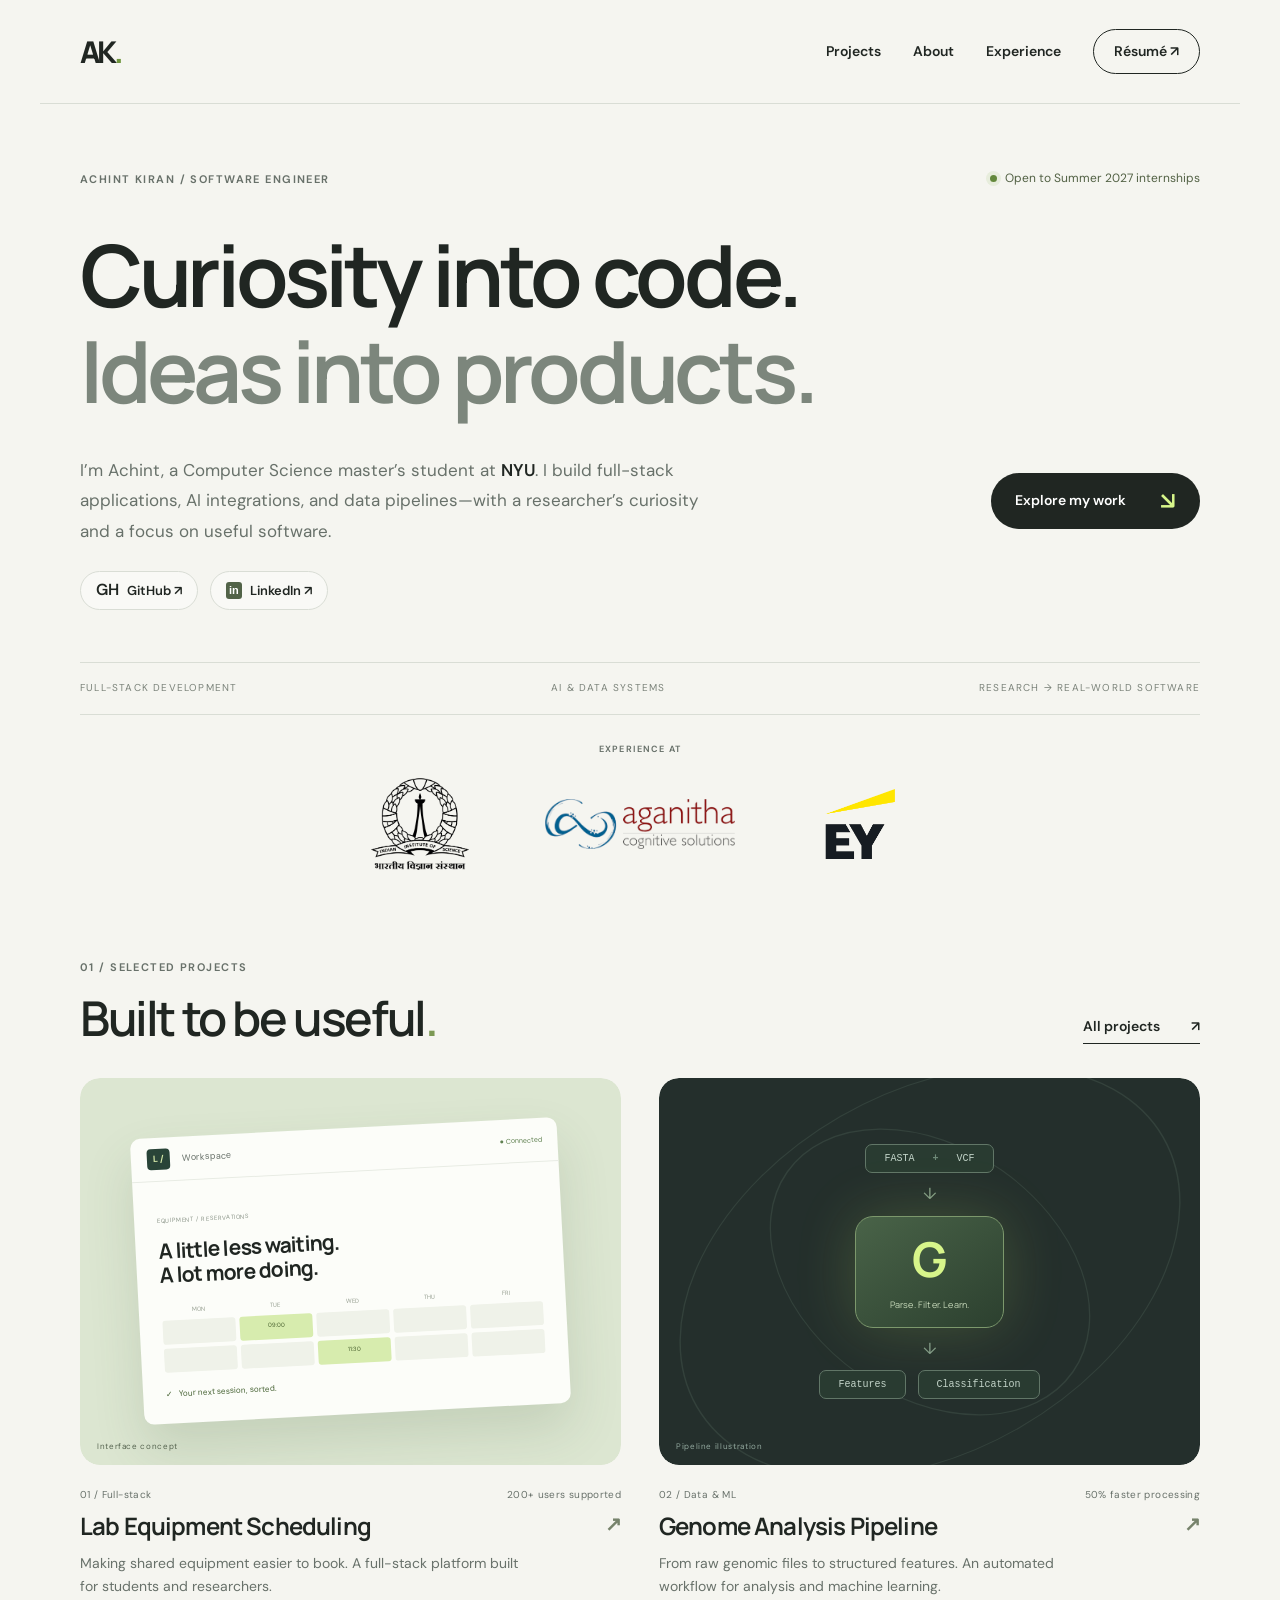
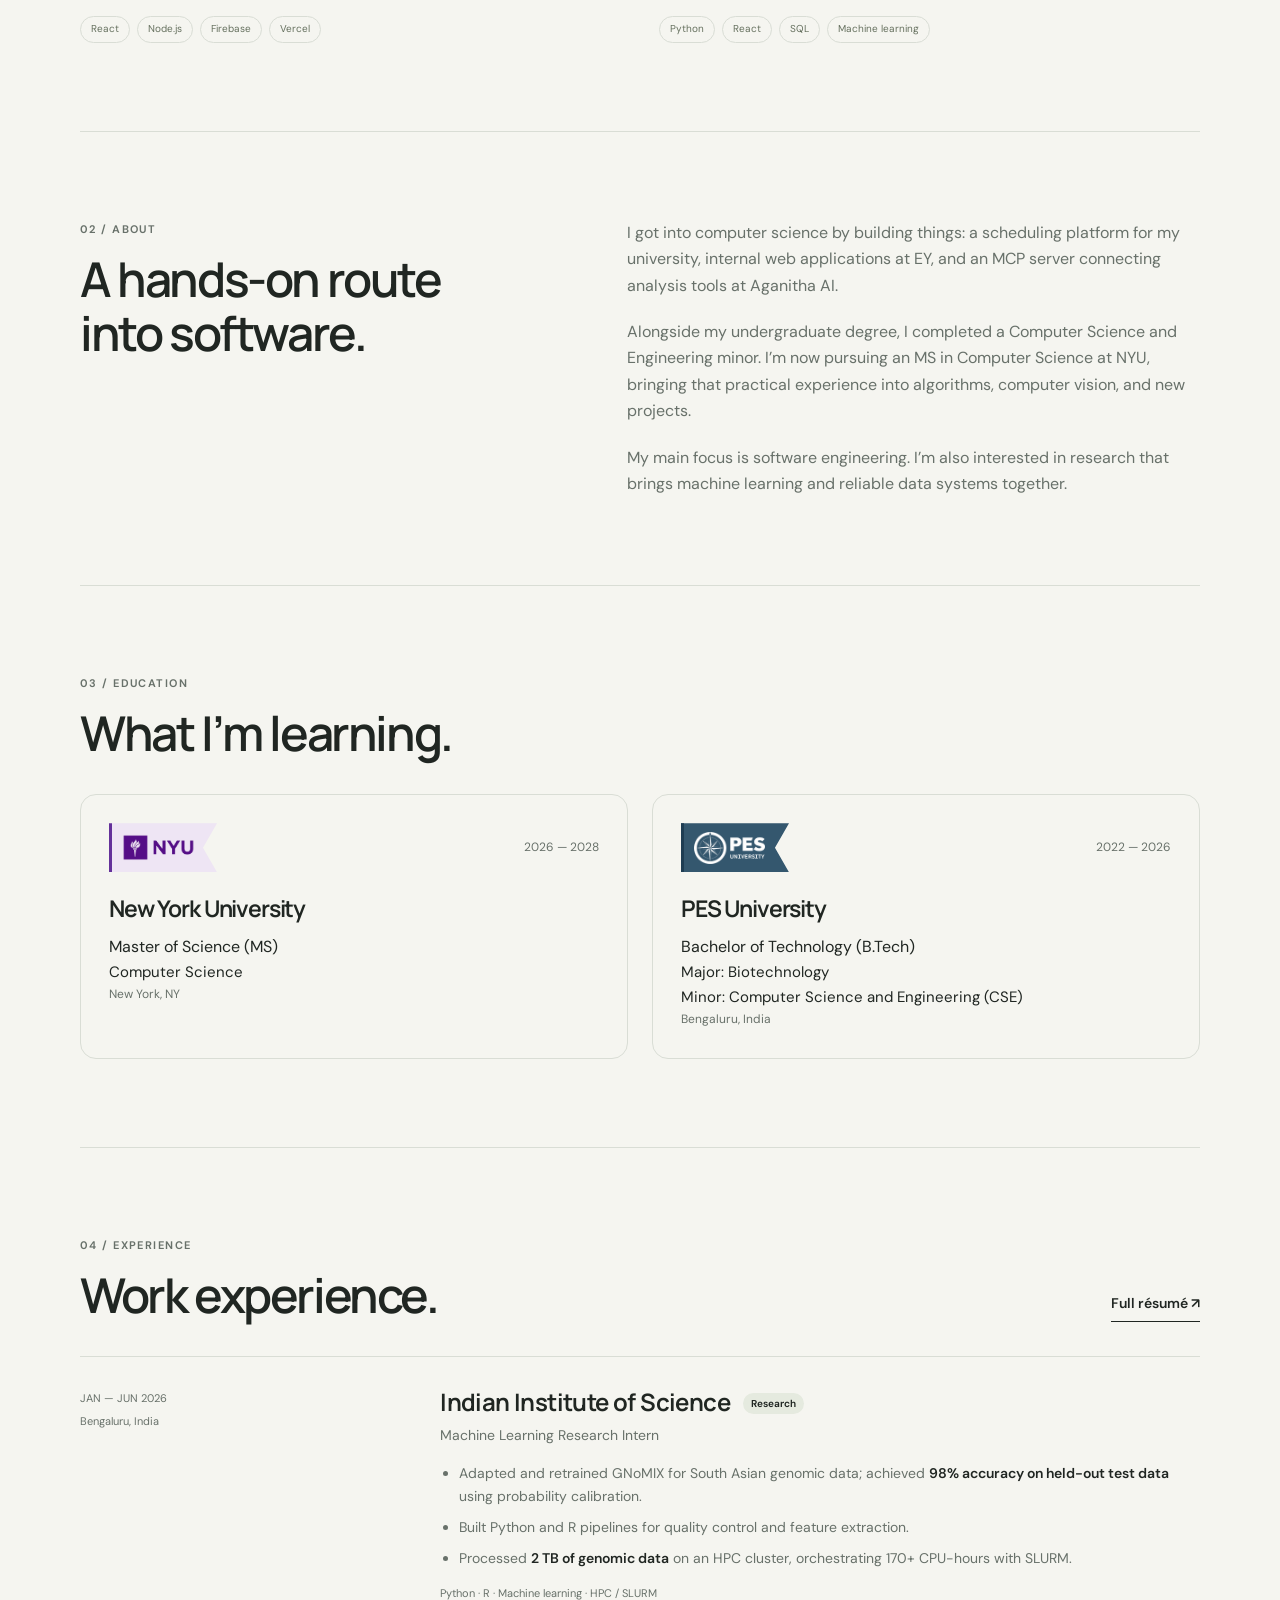
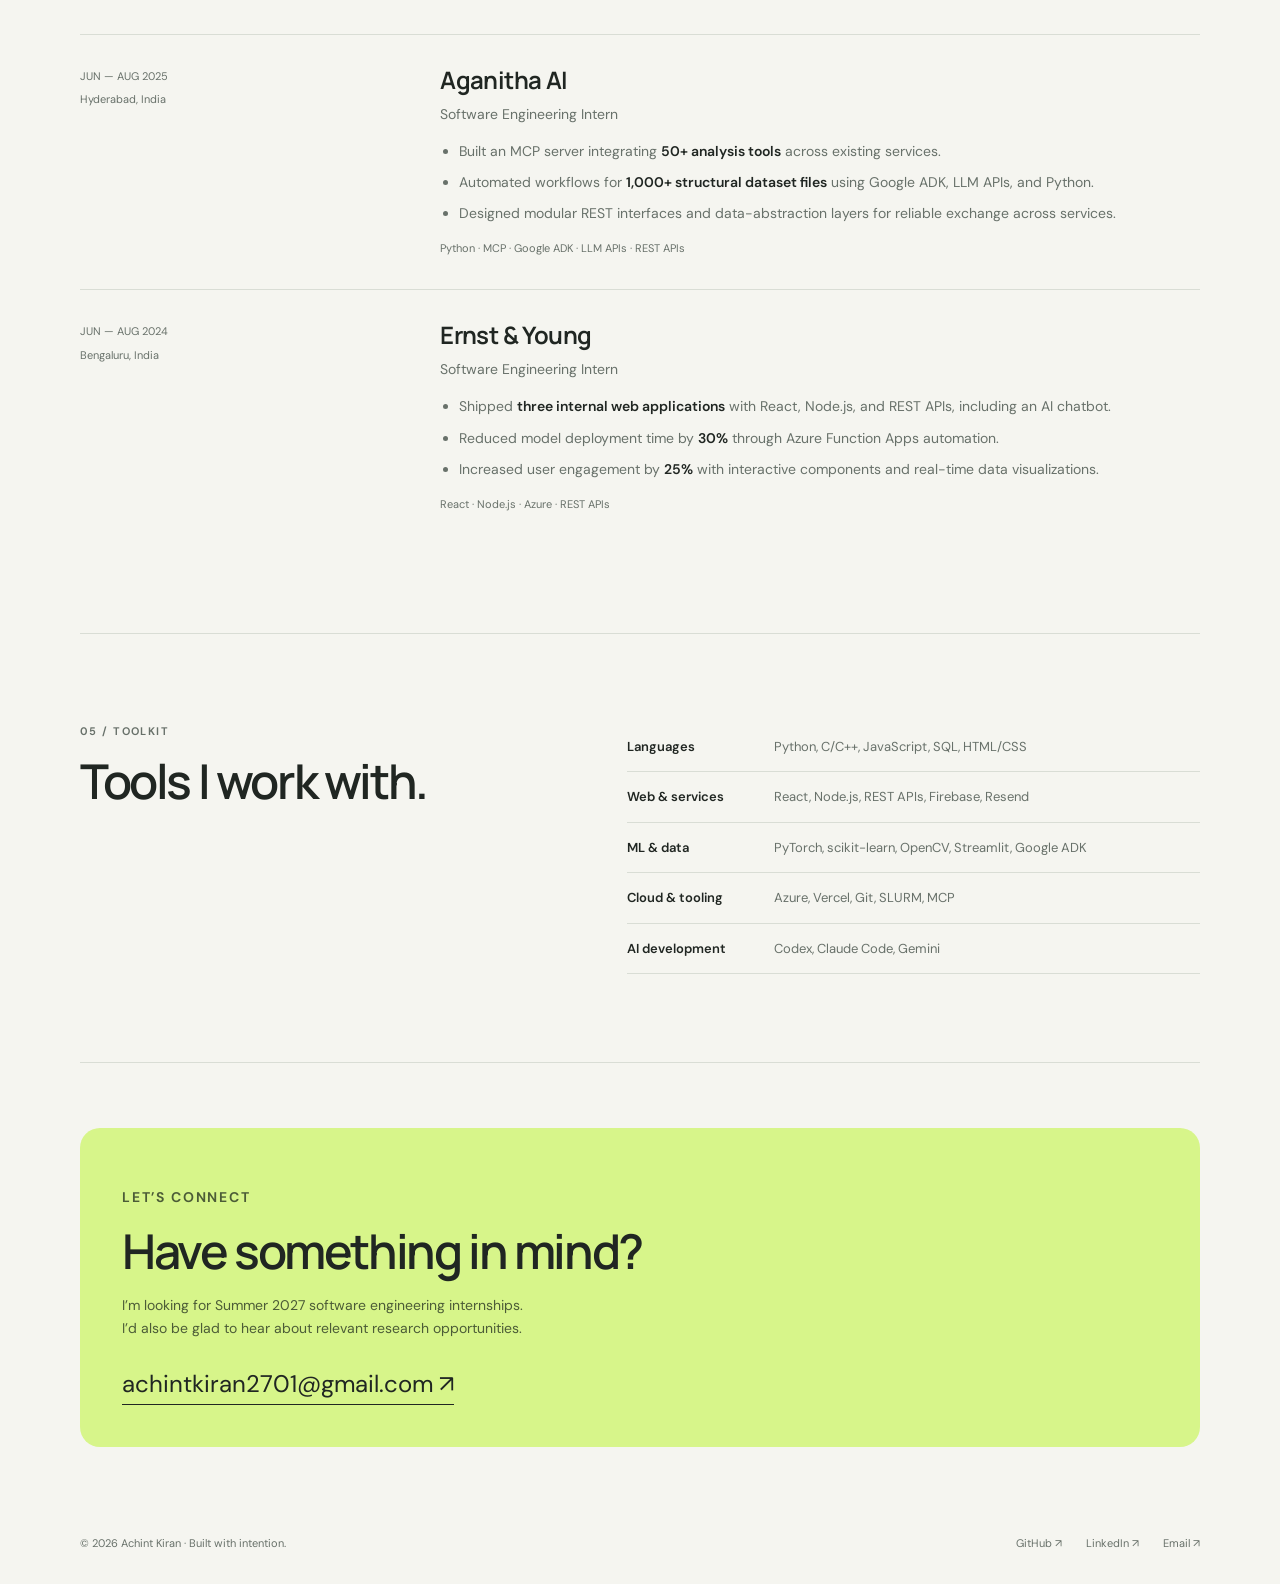
<file: index.html>
<!doctype html>
<html lang="en">
<head>
  <meta charset="utf-8">
  <meta name="viewport" content="width=device-width,initial-scale=1">
  <meta name="description" content="Achint Kiran is a software engineer and NYU Computer Science graduate student building full-stack applications, AI integrations, and data pipelines. Explore projects, experience, and research.">
  <meta name="theme-color" content="#f5f5f0">
  <meta property="og:title" content="Achint Kiran — Software Engineer">
  <meta property="og:description" content="Full-stack applications, AI integrations, and data pipelines. Projects and experience from an NYU Computer Science graduate student.">
  <meta property="og:type" content="website">
  <meta property="og:url" content="https://achintk27.github.io/portfolio/">
  <title>Achint Kiran — Software Engineer</title>
  <link rel="icon" href="data:image/svg+xml,%3Csvg xmlns='http://www.w3.org/2000/svg' viewBox='0 0 40 40'%3E%3Crect width='40' height='40' rx='8' fill='%23252b28'/%3E%3Ctext x='20' y='27' text-anchor='middle' font-family='Georgia' font-size='25' fill='%23f8f7f4'%3Ea%3C/text%3E%3C/svg%3E">
  <link rel="stylesheet" href="style.css?v=20261011f">
  <script src="projects.js?v=20261011f" defer></script>
</head>
<body><a class="skip-link" href="#main">Skip to content</a><header class="site-header"><a class="wordmark" href="index.html" aria-label="Achint Kiran home">AK<span>.</span></a><nav aria-label="Main navigation"><a href="projects.html">Projects</a><a href="index.html#about">About</a><a href="index.html#experience">Experience</a><a class="resume-link" href="Achint-Kiran-Resume.pdf?v=20261011b" target="_blank" rel="noopener">Résumé ↗︎</a></nav></header><main id="main"><section id="home" class="intro"><div class="hero-top"><p class="eyebrow">ACHINT KIRAN / SOFTWARE ENGINEER</p><span class="availability"><i></i> Open to Summer 2027 internships</span></div><h1>Curiosity into code.<br><span>Ideas into products.</span></h1><div class="hero-bottom"><p>I’m Achint, a Computer Science master’s student at <strong>NYU</strong>. I build full-stack applications, AI integrations, and data pipelines—with a researcher’s curiosity and a focus on useful software.</p><a class="button" href="#projects">Explore my work <span>↘︎</span></a></div><div class="hero-socials"><a href="https://github.com/achintk27" target="_blank" rel="noopener"><span class="social-icon" aria-hidden="true">GH</span> GitHub ↗︎</a><a href="https://www.linkedin.com/in/achint-kiran" target="_blank" rel="noopener"><span class="social-icon linkedin-icon" aria-hidden="true">in</span> LinkedIn ↗︎</a></div><div class="hero-strip"><span>FULL-STACK DEVELOPMENT</span><span>AI & DATA SYSTEMS</span><span>RESEARCH → REAL-WORLD SOFTWARE</span></div><div class="experience-brands" aria-label="Previous internship organizations"><p class="eyebrow">EXPERIENCE AT</p><div class="brand-marquee"><div class="brand-track"><div class="brand-group"><a href="#experience" class="brand-logo brand-iisc"><img src="assets/logos/iisc.png" alt="Indian Institute of Science" height="92"></a><a href="#experience" class="brand-logo brand-aganitha"><img src="assets/logos/aganitha.png" alt="Aganitha AI" height="50"></a><a href="#experience" class="brand-logo brand-ey"><img src="assets/logos/ey.png" alt="Ernst &amp; Young" height="70"></a><span class="brand-logo brand-dup brand-iisc" aria-hidden="true"><img src="assets/logos/iisc.png" alt="" height="92"></span><span class="brand-logo brand-dup brand-aganitha" aria-hidden="true"><img src="assets/logos/aganitha.png" alt="" height="50"></span><span class="brand-logo brand-dup brand-ey" aria-hidden="true"><img src="assets/logos/ey.png" alt="" height="70"></span><span class="brand-logo brand-dup brand-iisc" aria-hidden="true"><img src="assets/logos/iisc.png" alt="" height="92"></span><span class="brand-logo brand-dup brand-aganitha" aria-hidden="true"><img src="assets/logos/aganitha.png" alt="" height="50"></span><span class="brand-logo brand-dup brand-ey" aria-hidden="true"><img src="assets/logos/ey.png" alt="" height="70"></span></div><div class="brand-group" aria-hidden="true"><span class="brand-logo brand-iisc" aria-hidden="true"><img src="assets/logos/iisc.png" alt="" height="92"></span><span class="brand-logo brand-aganitha" aria-hidden="true"><img src="assets/logos/aganitha.png" alt="" height="50"></span><span class="brand-logo brand-ey" aria-hidden="true"><img src="assets/logos/ey.png" alt="" height="70"></span><span class="brand-logo brand-dup brand-iisc" aria-hidden="true"><img src="assets/logos/iisc.png" alt="" height="92"></span><span class="brand-logo brand-dup brand-aganitha" aria-hidden="true"><img src="assets/logos/aganitha.png" alt="" height="50"></span><span class="brand-logo brand-dup brand-ey" aria-hidden="true"><img src="assets/logos/ey.png" alt="" height="70"></span><span class="brand-logo brand-dup brand-iisc" aria-hidden="true"><img src="assets/logos/iisc.png" alt="" height="92"></span><span class="brand-logo brand-dup brand-aganitha" aria-hidden="true"><img src="assets/logos/aganitha.png" alt="" height="50"></span><span class="brand-logo brand-dup brand-ey" aria-hidden="true"><img src="assets/logos/ey.png" alt="" height="70"></span></div></div></div></div></section><section id="projects" class="section"><div class="section-heading"><div><p class="eyebrow">01 / SELECTED PROJECTS</p><h2>Built to be useful<span>.</span></h2></div><a class="section-link" href="projects.html">All projects <span>↗︎</span></a></div><div class="project-grid"><article class="project-card" data-category="Full-stack" data-search="Lab Equipment Scheduling React Node.js Firebase Vercel"><a class="project-cover-link" href="lab-scheduling.html" aria-label="View Lab Equipment Scheduling"><div class="cover booking" aria-hidden="true"><div class="mock-window"><div class="mock-top"><span class="mini-logo">L /</span> Workspace <span class="mock-status">● Connected</span></div><div class="mock-body"><span class="micro">EQUIPMENT / RESERVATIONS</span><h4>A little less waiting.<br>A lot more doing.</h4><div class="calendar"><span>MON</span><span>TUE</span><span>WED</span><span>THU</span><span>FRI</span><i></i><i class="slot">09:00</i><i></i><i></i><i></i><i></i><i></i><i class="slot">11:30</i><i></i><i></i></div><div class="confirm">✓ &nbsp; Your next session, sorted.</div></div></div><span class="cover-note">Interface concept</span></div><span class="view-project">View project ↗︎</span></a><div class="card-meta"><span>01 / Full-stack</span><span>200+ users supported</span></div><h3><a href="lab-scheduling.html">Lab Equipment Scheduling <span>↗︎</span></a></h3><p>Making shared equipment easier to book. A full-stack platform built for students and researchers.</p><ul class="tags"><li>React</li><li>Node.js</li><li>Firebase</li><li>Vercel</li></ul></article><article class="project-card" data-category="Data & ML" data-search="Genome Analysis Pipeline Python React SQL Machine learning"><a class="project-cover-link" href="genome-pipeline.html" aria-label="View Genome Analysis Pipeline"><div class="cover pipeline" aria-hidden="true"><div class="orbit orbit-one"></div><div class="orbit orbit-two"></div><div class="pipeline-diagram"><span class="file-node">FASTA <b>+</b> VCF</span><span class="flow-line">↓</span><span class="core-node">G<span>Parse. Filter. Learn.</span></span><span class="flow-line">↓</span><div class="output-nodes"><span>Features</span><span>Classification</span></div></div><span class="cover-note">Pipeline illustration</span></div><span class="view-project">View project ↗︎</span></a><div class="card-meta"><span>02 / Data & ML</span><span>50% faster processing</span></div><h3><a href="genome-pipeline.html">Genome Analysis Pipeline <span>↗︎</span></a></h3><p>From raw genomic files to structured features. An automated workflow for analysis and machine learning.</p><ul class="tags"><li>Python</li><li>React</li><li>SQL</li><li>Machine learning</li></ul></article></div></section>  <section id="about" class="section about-section" aria-labelledby="about-title">
    <div><p class="eyebrow">02 / ABOUT</p><h2 id="about-title">A hands-on route<br>into software.</h2></div>
    <div class="about-copy"><p>I got into computer science by building things: a scheduling platform for my university, internal web applications at EY, and an MCP server connecting analysis tools at Aganitha AI.</p><p>Alongside my undergraduate degree, I completed a Computer Science and Engineering minor. I’m now pursuing an MS in Computer Science at NYU, bringing that practical experience into algorithms, computer vision, and new projects.</p><p>My main focus is software engineering. I’m also interested in research that brings machine learning and reliable data systems together.</p></div>
  </section>

  <section id="education" class="section" aria-labelledby="education-title">
    <div class="section-heading"><div><p class="eyebrow">03 / EDUCATION</p><h2 id="education-title">What I’m learning.</h2></div></div>
    <div class="education-grid">
      <article class="education-entry"><div class="education-top"><span class="school-pennant nyu" aria-hidden="true"><img src="assets/nyu-logo.png" alt=""></span><span class="date">2026 — 2028</span></div><h3>New York University</h3><p class="degree">Master of Science (MS)</p><p class="degree-minor">Computer Science</p><p class="location">New York, NY</p></article>
      <article class="education-entry"><div class="education-top"><span class="school-pennant pes" aria-hidden="true"><img src="assets/pes-logo.png" alt=""></span><span class="date">2022 — 2026</span></div><h3>PES University</h3><p class="degree">Bachelor of Technology (B.Tech)</p><p class="degree-minor">Major: Biotechnology</p><p class="degree-minor">Minor: Computer Science and Engineering (CSE)</p><p class="location">Bengaluru, India</p></article>
    </div>
  </section>

  <section id="experience" class="section" aria-labelledby="experience-title">
    <div class="section-heading"><div><p class="eyebrow">04 / EXPERIENCE</p><h2 id="experience-title">Work experience.</h2></div><a class="section-link" href="Achint-Kiran-Resume.pdf?v=20261011b" target="_blank" rel="noopener">Full résumé ↗︎</a></div>
    <div class="experience-list">
      <article class="experience-entry"><div class="experience-date"><span>JAN — JUN 2026</span><span>Bengaluru, India</span></div><div class="experience-content"><h3>Indian Institute of Science <span class="role-tag">Research</span></h3><p class="role">Machine Learning Research Intern</p><ul><li>Adapted and retrained GNoMIX for South Asian genomic data; achieved <strong>98% accuracy on held-out test data</strong> using probability calibration.</li><li>Built Python and R pipelines for quality control and feature extraction.</li><li>Processed <strong>2 TB of genomic data</strong> on an HPC cluster, orchestrating 170+ CPU-hours with SLURM.</li></ul><p class="stack">Python · R · Machine learning · HPC / SLURM</p></div></article>
      <article class="experience-entry"><div class="experience-date"><span>JUN — AUG 2025</span><span>Hyderabad, India</span></div><div class="experience-content"><h3>Aganitha AI</h3><p class="role">Software Engineering Intern</p><ul><li>Built an MCP server integrating <strong>50+ analysis tools</strong> across existing services.</li><li>Automated workflows for <strong>1,000+ structural dataset files</strong> using Google ADK, LLM APIs, and Python.</li><li>Designed modular REST interfaces and data-abstraction layers for reliable exchange across services.</li></ul><p class="stack">Python · MCP · Google ADK · LLM APIs · REST APIs</p></div></article>
      <article class="experience-entry"><div class="experience-date"><span>JUN — AUG 2024</span><span>Bengaluru, India</span></div><div class="experience-content"><h3>Ernst & Young</h3><p class="role">Software Engineering Intern</p><ul><li>Shipped <strong>three internal web applications</strong> with React, Node.js, and REST APIs, including an AI chatbot.</li><li>Reduced model deployment time by <strong>30%</strong> through Azure Function Apps automation.</li><li>Increased user engagement by <strong>25%</strong> with interactive components and real-time data visualizations.</li></ul><p class="stack">React · Node.js · Azure · REST APIs</p></div></article>
    </div>
  </section>

  <section id="skills" class="section skills-section" aria-labelledby="skills-title">
    <div><p class="eyebrow">05 / TOOLKIT</p><h2 id="skills-title">Tools I work with.</h2></div>
    <dl class="skills-list"><div><dt>Languages</dt><dd>Python, C/C++, JavaScript, SQL, HTML/CSS</dd></div><div><dt>Web & services</dt><dd>React, Node.js, REST APIs, Firebase, Resend</dd></div><div><dt>ML & data</dt><dd>PyTorch, scikit-learn, OpenCV, Streamlit, Google ADK</dd></div><div><dt>Cloud & tooling</dt><dd>Azure, Vercel, Git, SLURM, MCP</dd></div><div><dt>AI development</dt><dd>Codex, Claude Code, Gemini</dd></div></dl>
  </section>

  <section id="contact" class="section contact-section" aria-labelledby="contact-title"><div><p class="eyebrow">LET’S CONNECT</p><h2 id="contact-title">Have something in mind?</h2><p>I’m looking for Summer 2027 software engineering internships.<br>I’d also be glad to hear about relevant research opportunities.</p></div><a class="contact-email" href="mailto:achintkiran2701@gmail.com">achintkiran2701@gmail.com <span aria-hidden="true">↗︎</span></a></section>
</main><footer class="site-footer"><span>© 2026 Achint Kiran · Built with intention.</span><div><a href="https://github.com/achintk27">GitHub ↗︎</a><a href="https://www.linkedin.com/in/achint-kiran">LinkedIn ↗︎</a><a href="mailto:achintkiran2701@gmail.com">Email ↗︎</a></div></footer></body></html>
</file>
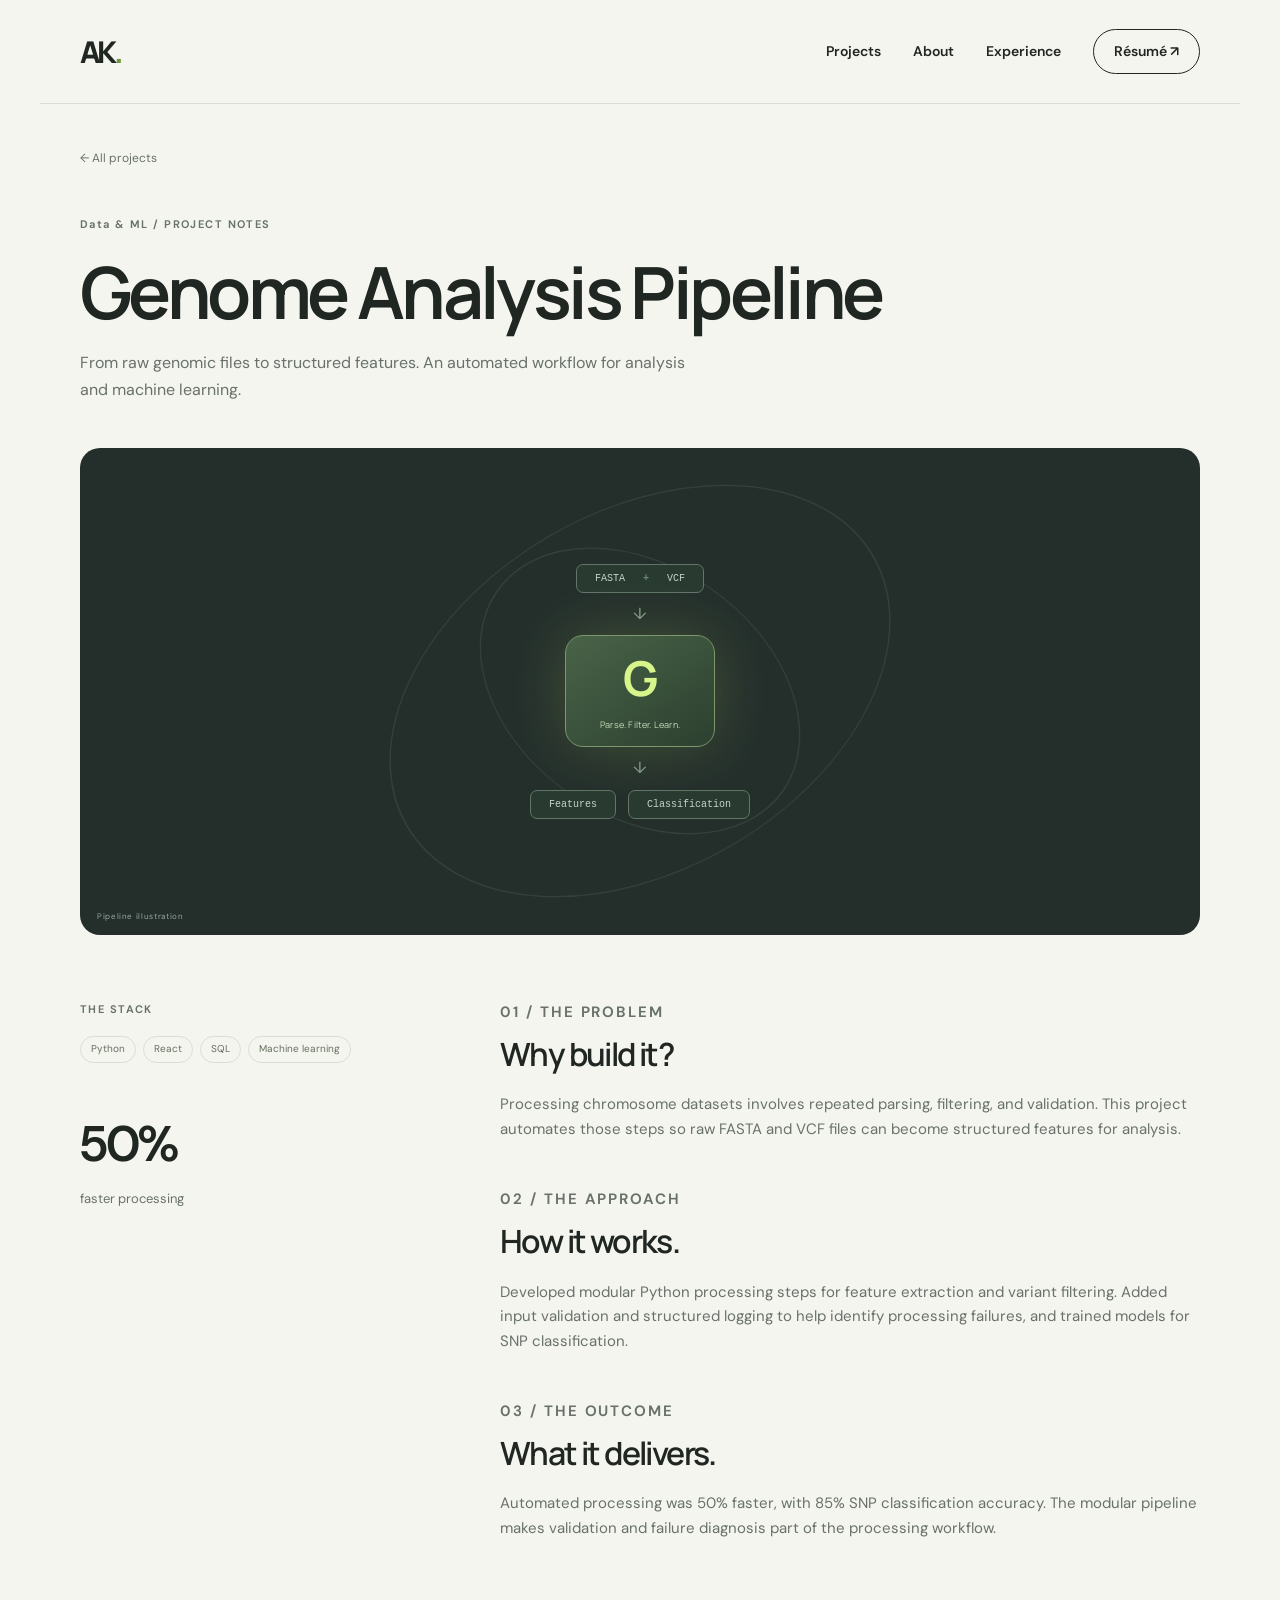
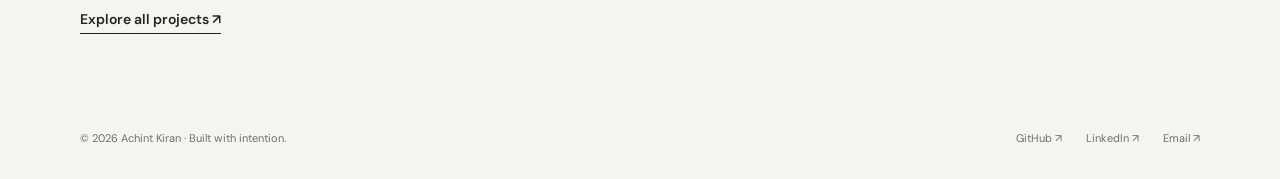
<file: genome-pipeline.html>
<!doctype html>
<html lang="en">
<head>
  <meta charset="utf-8">
  <meta name="viewport" content="width=device-width,initial-scale=1">
  <meta name="description" content="Achint Kiran is a software engineer and NYU Computer Science graduate student building full-stack applications, AI integrations, and data pipelines. Explore projects, experience, and research.">
  <meta name="theme-color" content="#f5f5f0">
  <meta property="og:title" content="Achint Kiran — Software Engineer">
  <meta property="og:description" content="Full-stack applications, AI integrations, and data pipelines. Projects and experience from an NYU Computer Science graduate student.">
  <meta property="og:type" content="website">
  <meta property="og:url" content="https://achintk27.github.io/portfolio/">
  <title>Genome Analysis Pipeline — Achint Kiran</title>
  <link rel="icon" href="data:image/svg+xml,%3Csvg xmlns='http://www.w3.org/2000/svg' viewBox='0 0 40 40'%3E%3Crect width='40' height='40' rx='8' fill='%23252b28'/%3E%3Ctext x='20' y='27' text-anchor='middle' font-family='Georgia' font-size='25' fill='%23f8f7f4'%3Ea%3C/text%3E%3C/svg%3E">
  <link rel="stylesheet" href="style.css?v=20261011f">
  <script src="projects.js?v=20261011f" defer></script>
</head>
<body><a class="skip-link" href="#main">Skip to content</a><header class="site-header"><a class="wordmark" href="index.html" aria-label="Achint Kiran home">AK<span>.</span></a><nav aria-label="Main navigation"><a href="projects.html">Projects</a><a href="index.html#about">About</a><a href="index.html#experience">Experience</a><a class="resume-link" href="Achint-Kiran-Resume.pdf?v=20261011b" target="_blank" rel="noopener">Résumé ↗︎</a></nav></header><main id="main" class="detail"><a class="back-link" href="projects.html">← All projects</a><div class="detail-heading"><p class="eyebrow">Data & ML / PROJECT NOTES</p><h1>Genome Analysis Pipeline</h1><p>From raw genomic files to structured features. An automated workflow for analysis and machine learning.</p></div><div class="cover pipeline" aria-hidden="true"><div class="orbit orbit-one"></div><div class="orbit orbit-two"></div><div class="pipeline-diagram"><span class="file-node">FASTA <b>+</b> VCF</span><span class="flow-line">↓</span><span class="core-node">G<span>Parse. Filter. Learn.</span></span><span class="flow-line">↓</span><div class="output-nodes"><span>Features</span><span>Classification</span></div></div><span class="cover-note">Pipeline illustration</span></div><div class="detail-layout"><aside><p class="eyebrow">THE STACK</p><ul class="tags"><li>Python</li><li>React</li><li>SQL</li><li>Machine learning</li></ul><div class="detail-metric"><strong>50%</strong><span>faster processing</span></div></aside><div class="detail-copy"><section><p class="eyebrow">01 / THE PROBLEM</p><h2>Why build it?</h2><p>Processing chromosome datasets involves repeated parsing, filtering, and validation. This project automates those steps so raw FASTA and VCF files can become structured features for analysis.</p></section><section><p class="eyebrow">02 / THE APPROACH</p><h2>How it works.</h2><p>Developed modular Python processing steps for feature extraction and variant filtering. Added input validation and structured logging to help identify processing failures, and trained models for SNP classification.</p></section><section><p class="eyebrow">03 / THE OUTCOME</p><h2>What it delivers.</h2><p>Automated processing was 50% faster, with 85% SNP classification accuracy. The modular pipeline makes validation and failure diagnosis part of the processing workflow.</p></section></div></div><a class="section-link" href="projects.html">Explore all projects ↗︎</a></main><footer class="site-footer"><span>© 2026 Achint Kiran · Built with intention.</span><div><a href="https://github.com/achintk27">GitHub ↗︎</a><a href="https://www.linkedin.com/in/achint-kiran">LinkedIn ↗︎</a><a href="mailto:achintkiran2701@gmail.com">Email ↗︎</a></div></footer></body></html>
</file>
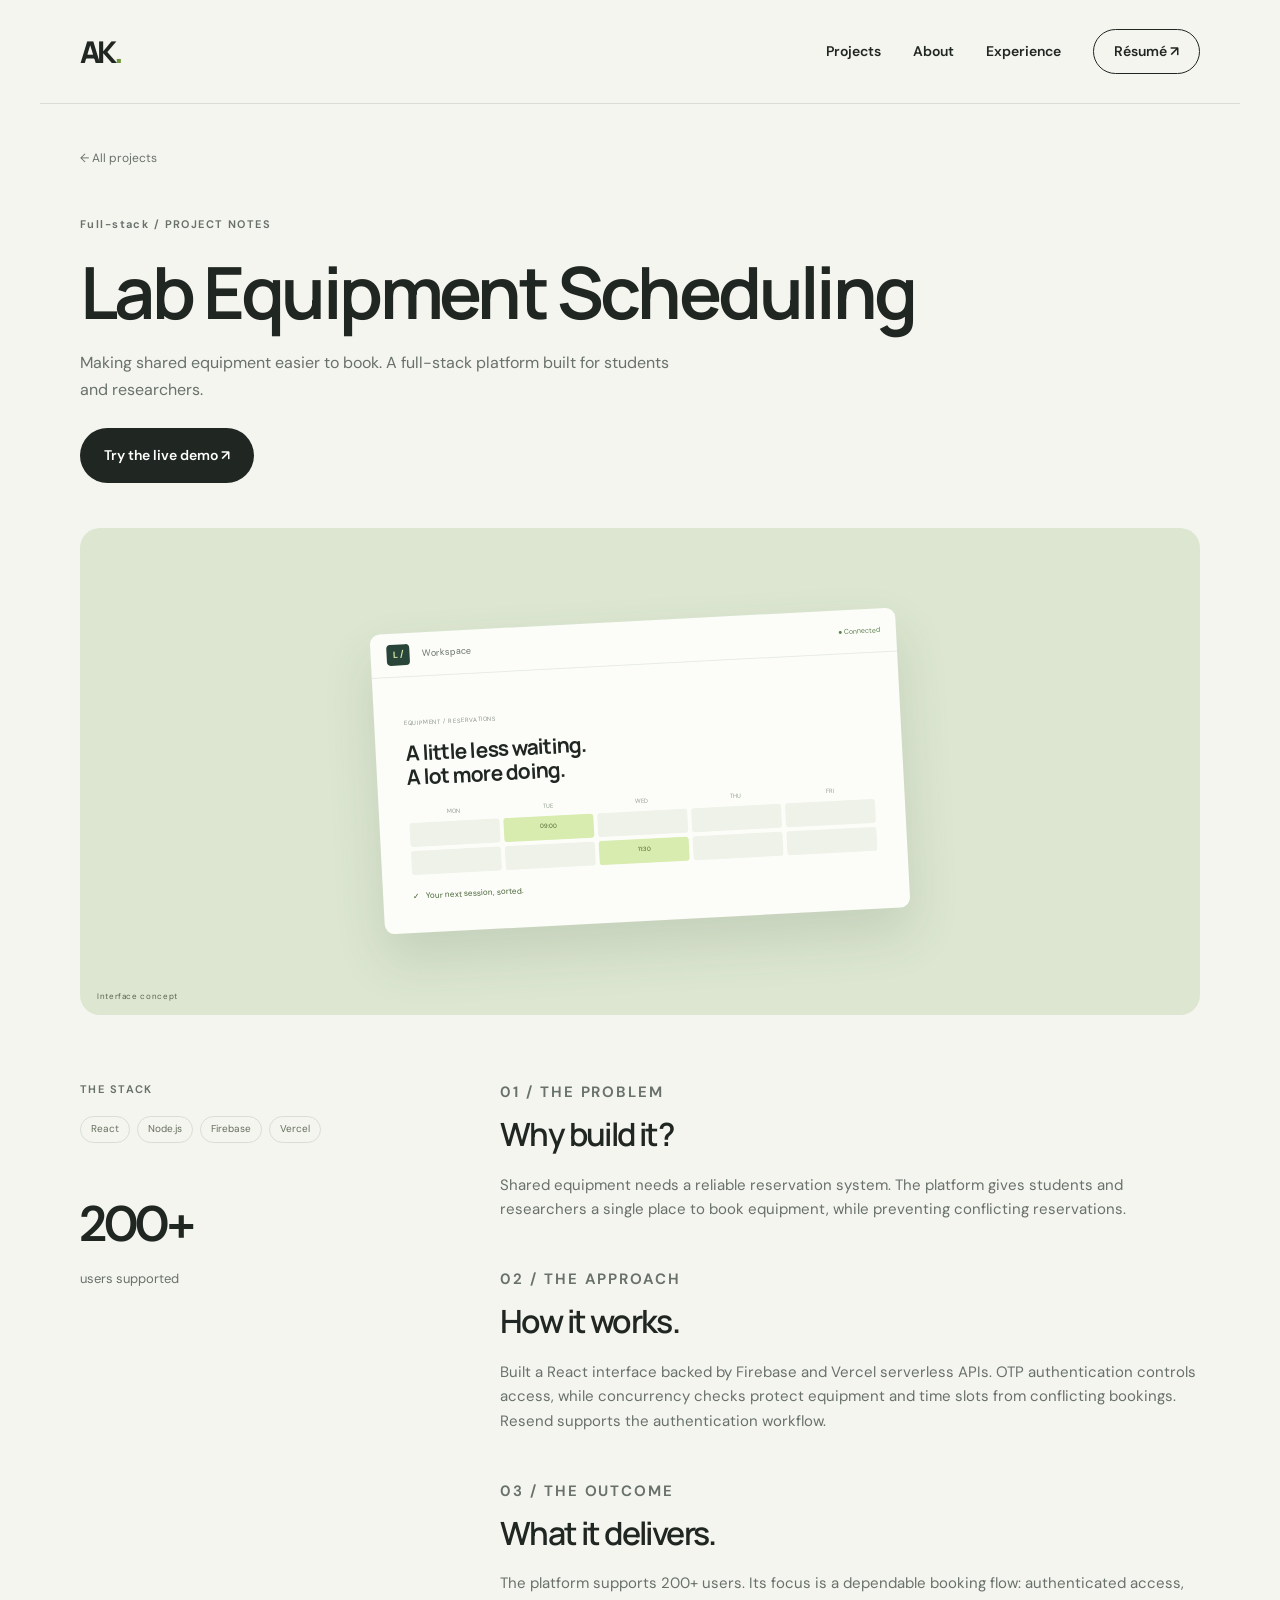
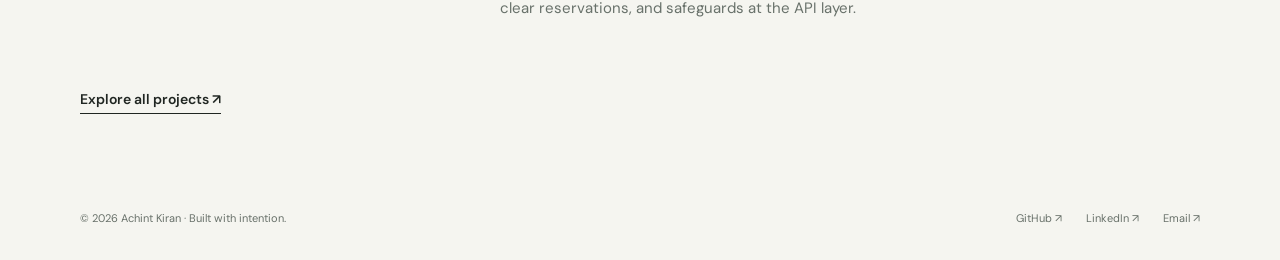
<file: lab-scheduling.html>
<!doctype html>
<html lang="en">
<head>
  <meta charset="utf-8">
  <meta name="viewport" content="width=device-width,initial-scale=1">
  <meta name="description" content="Achint Kiran is a software engineer and NYU Computer Science graduate student building full-stack applications, AI integrations, and data pipelines. Explore projects, experience, and research.">
  <meta name="theme-color" content="#f5f5f0">
  <meta property="og:title" content="Achint Kiran — Software Engineer">
  <meta property="og:description" content="Full-stack applications, AI integrations, and data pipelines. Projects and experience from an NYU Computer Science graduate student.">
  <meta property="og:type" content="website">
  <meta property="og:url" content="https://achintk27.github.io/portfolio/">
  <title>Lab Equipment Scheduling — Achint Kiran</title>
  <link rel="icon" href="data:image/svg+xml,%3Csvg xmlns='http://www.w3.org/2000/svg' viewBox='0 0 40 40'%3E%3Crect width='40' height='40' rx='8' fill='%23252b28'/%3E%3Ctext x='20' y='27' text-anchor='middle' font-family='Georgia' font-size='25' fill='%23f8f7f4'%3Ea%3C/text%3E%3C/svg%3E">
  <link rel="stylesheet" href="style.css?v=20261011f">
  <script src="projects.js?v=20261011f" defer></script>
</head>
<body><a class="skip-link" href="#main">Skip to content</a><header class="site-header"><a class="wordmark" href="index.html" aria-label="Achint Kiran home">AK<span>.</span></a><nav aria-label="Main navigation"><a href="projects.html">Projects</a><a href="index.html#about">About</a><a href="index.html#experience">Experience</a><a class="resume-link" href="Achint-Kiran-Resume.pdf?v=20261011b" target="_blank" rel="noopener">Résumé ↗︎</a></nav></header><main id="main" class="detail"><a class="back-link" href="projects.html">← All projects</a><div class="detail-heading"><p class="eyebrow">Full-stack / PROJECT NOTES</p><h1>Lab Equipment Scheduling</h1><p>Making shared equipment easier to book. A full-stack platform built for students and researchers.</p><a class="button" href="https://pes-biotech-web.vercel.app/?demo=true" target="_blank" rel="noopener">Try the live demo ↗︎</a></div><div class="cover booking" aria-hidden="true"><div class="mock-window"><div class="mock-top"><span class="mini-logo">L /</span> Workspace <span class="mock-status">● Connected</span></div><div class="mock-body"><span class="micro">EQUIPMENT / RESERVATIONS</span><h4>A little less waiting.<br>A lot more doing.</h4><div class="calendar"><span>MON</span><span>TUE</span><span>WED</span><span>THU</span><span>FRI</span><i></i><i class="slot">09:00</i><i></i><i></i><i></i><i></i><i></i><i class="slot">11:30</i><i></i><i></i></div><div class="confirm">✓ &nbsp; Your next session, sorted.</div></div></div><span class="cover-note">Interface concept</span></div><div class="detail-layout"><aside><p class="eyebrow">THE STACK</p><ul class="tags"><li>React</li><li>Node.js</li><li>Firebase</li><li>Vercel</li></ul><div class="detail-metric"><strong>200+</strong><span>users supported</span></div></aside><div class="detail-copy"><section><p class="eyebrow">01 / THE PROBLEM</p><h2>Why build it?</h2><p>Shared equipment needs a reliable reservation system. The platform gives students and researchers a single place to book equipment, while preventing conflicting reservations.</p></section><section><p class="eyebrow">02 / THE APPROACH</p><h2>How it works.</h2><p>Built a React interface backed by Firebase and Vercel serverless APIs. OTP authentication controls access, while concurrency checks protect equipment and time slots from conflicting bookings. Resend supports the authentication workflow.</p></section><section><p class="eyebrow">03 / THE OUTCOME</p><h2>What it delivers.</h2><p>The platform supports 200+ users. Its focus is a dependable booking flow: authenticated access, clear reservations, and safeguards at the API layer.</p></section></div></div><a class="section-link" href="projects.html">Explore all projects ↗︎</a></main><footer class="site-footer"><span>© 2026 Achint Kiran · Built with intention.</span><div><a href="https://github.com/achintk27">GitHub ↗︎</a><a href="https://www.linkedin.com/in/achint-kiran">LinkedIn ↗︎</a><a href="mailto:achintkiran2701@gmail.com">Email ↗︎</a></div></footer></body></html>
</file>
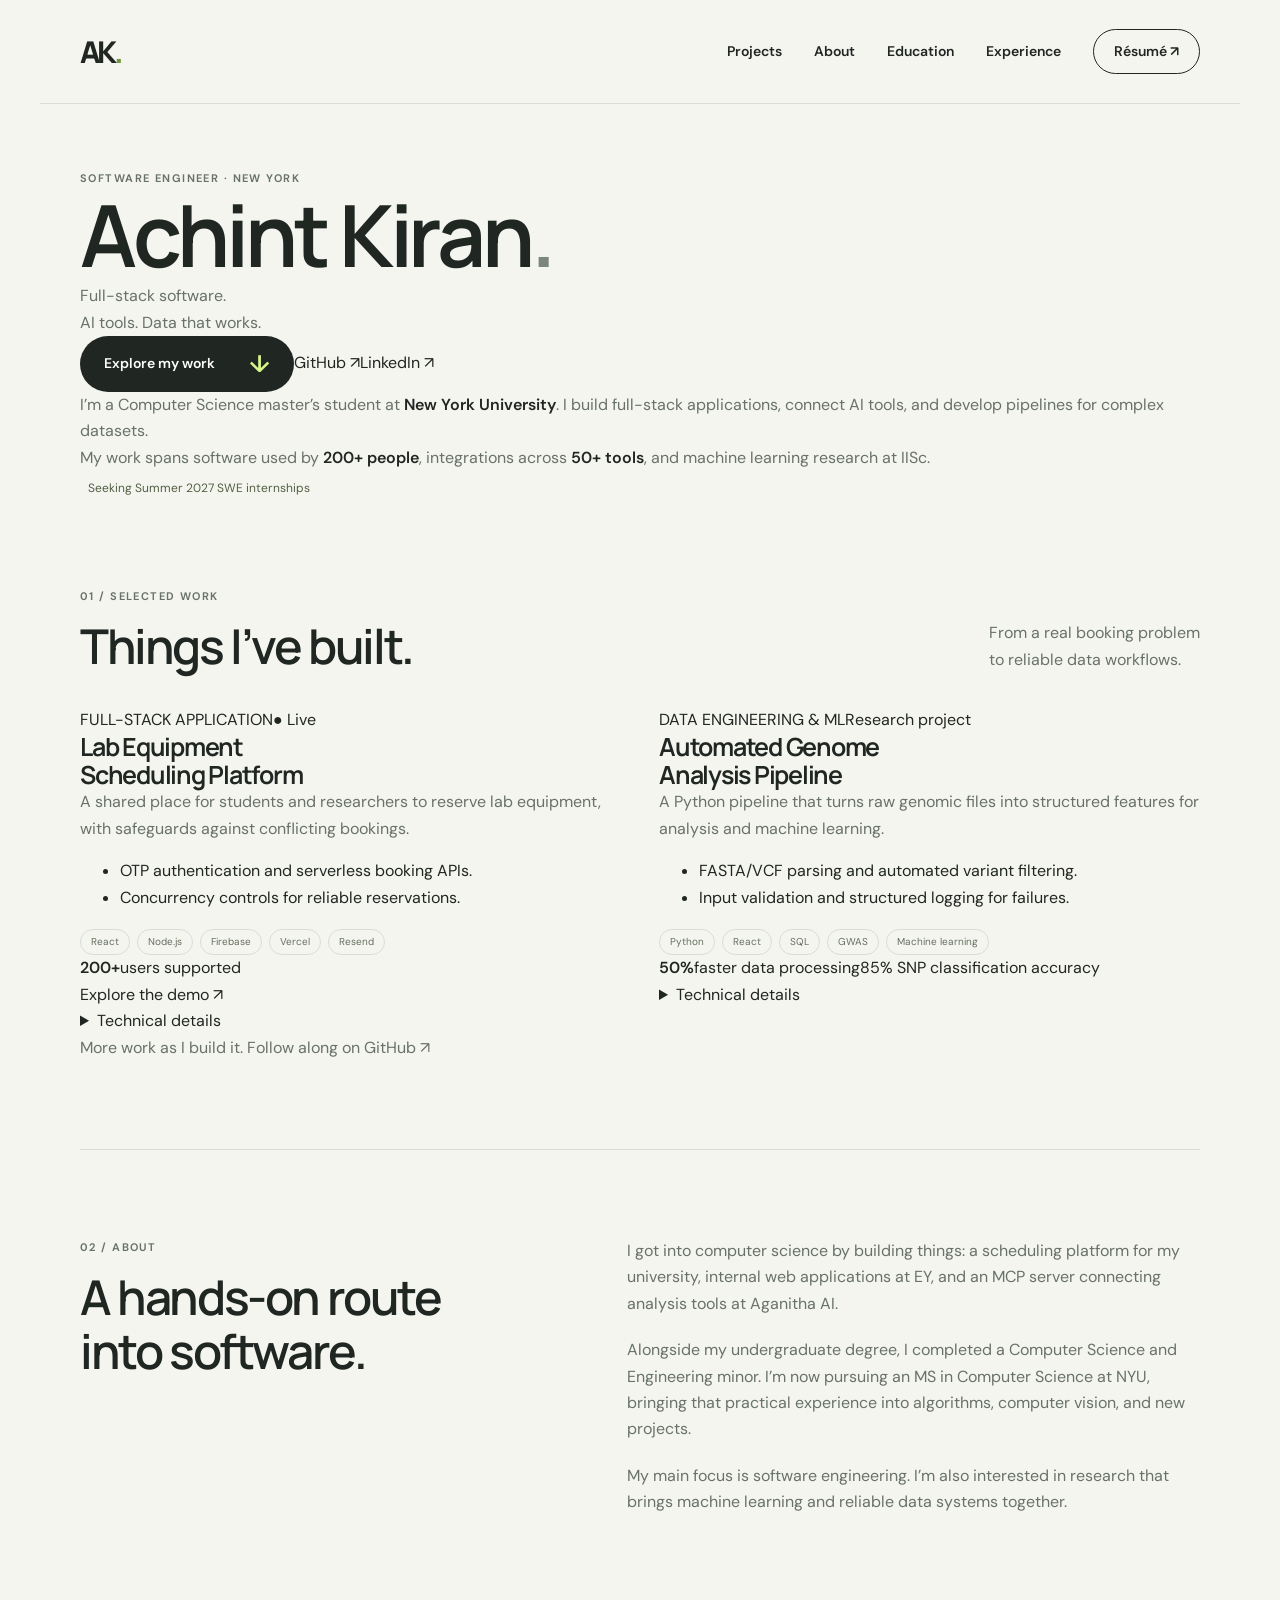
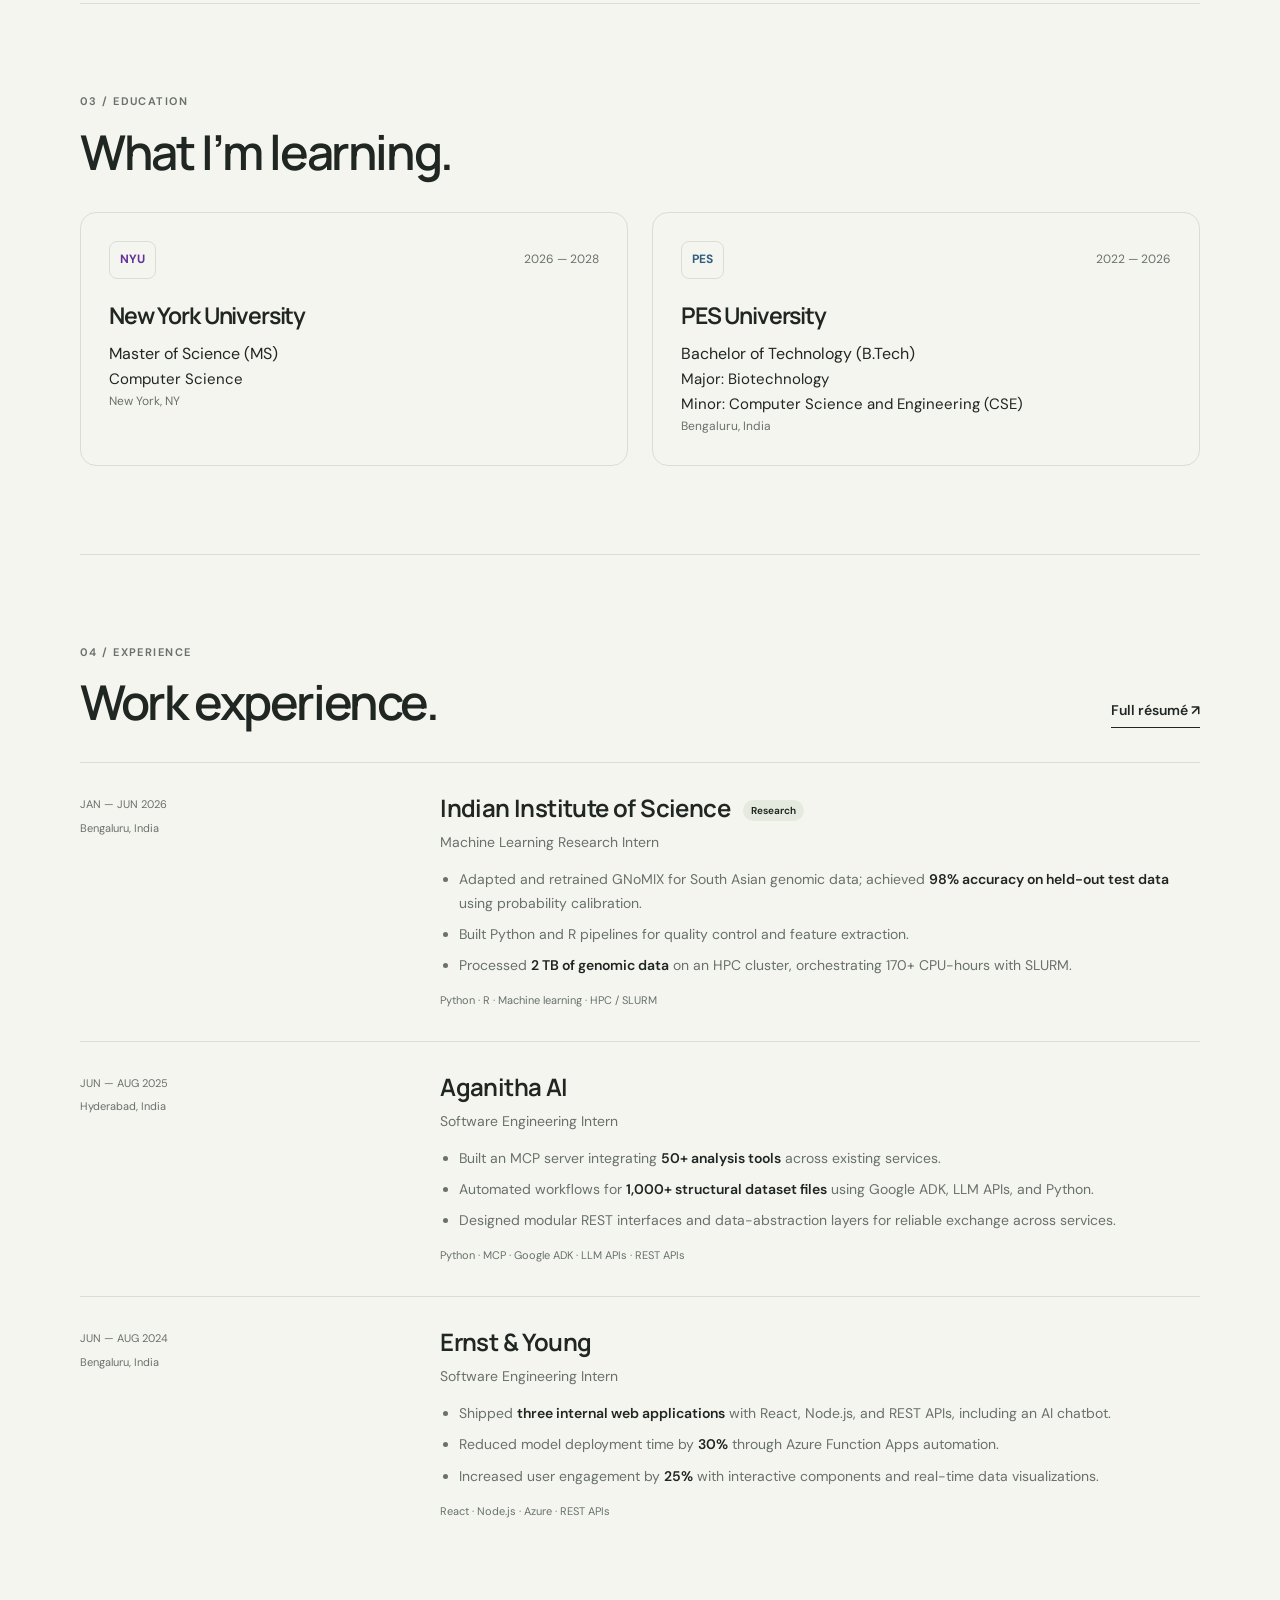
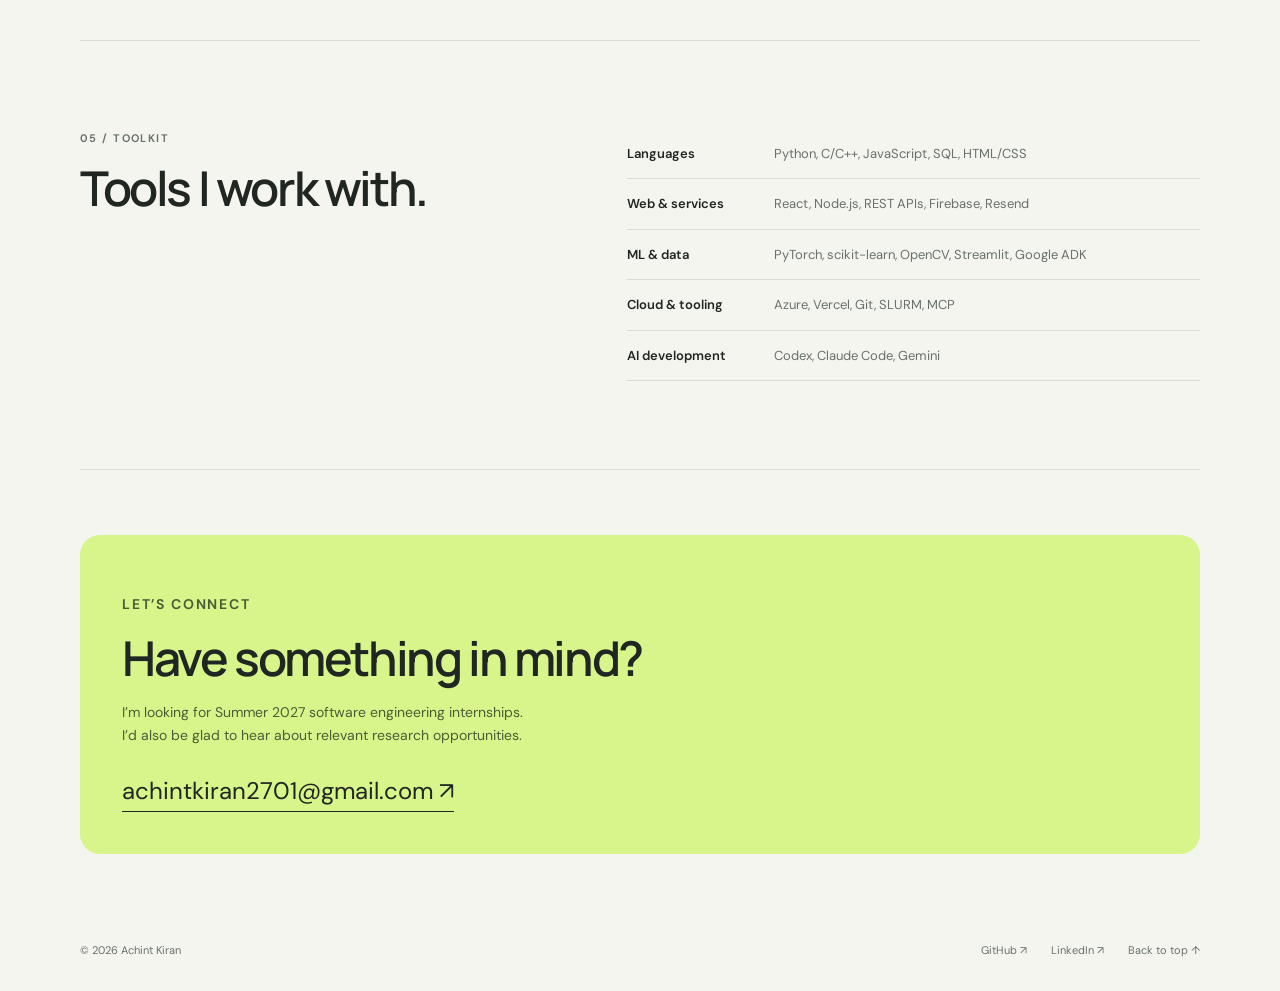
<file: profile-template.html>
<!doctype html>
<html lang="en">
<head>
  <meta charset="utf-8">
  <meta name="viewport" content="width=device-width,initial-scale=1">
  <meta name="description" content="Achint Kiran is a software engineer and NYU Computer Science graduate student building full-stack applications, AI integrations, and data pipelines. Explore projects, experience, and research.">
  <meta name="theme-color" content="#f8f7f4">
  <meta property="og:title" content="Achint Kiran — Software Engineer">
  <meta property="og:description" content="Full-stack applications, AI integrations, and data pipelines. Projects and experience from an NYU Computer Science graduate student.">
  <meta property="og:type" content="website">
  <meta property="og:url" content="https://achintk27.github.io/portfolio/">
  <title>Achint Kiran — Software Engineer</title>
  <link rel="icon" href="data:image/svg+xml,%3Csvg xmlns='http://www.w3.org/2000/svg' viewBox='0 0 40 40'%3E%3Crect width='40' height='40' rx='8' fill='%23252b28'/%3E%3Ctext x='20' y='27' text-anchor='middle' font-family='Georgia' font-size='25' fill='%23f8f7f4'%3Ea%3C/text%3E%3C/svg%3E">
  <link rel="stylesheet" href="style.css?v=20260929">
  <script src="projects.js?v=20260929" defer></script>
</head>
<body>
<a class="skip-link" href="#main">Skip to content</a>
<header class="site-header">
  <a class="wordmark" href="#home" aria-label="Achint Kiran, home">AK<span>.</span></a>
  <nav aria-label="Main navigation">
    <a href="#projects">Projects</a>
    <a href="#about">About</a>
    <a href="#education">Education</a>
    <a href="#experience">Experience</a>
    <a class="resume-link" href="Achint-Kiran-Resume.pdf?v=20260929" target="_blank" rel="noopener">Résumé <span aria-hidden="true">↗</span><span class="sr-only"> (PDF, opens in a new tab)</span></a>
  </nav>
</header>
<main id="main">
  <section id="home" class="intro" aria-labelledby="intro-title">
    <div class="intro-primary">
      <p class="eyebrow">SOFTWARE ENGINEER · NEW YORK</p>
      <h1 id="intro-title">Achint Kiran<span>.</span></h1>
      <p class="intro-subtitle">Full-stack software.<br> AI tools. Data that works.</p>
      <div class="intro-links"><a class="button" href="#projects">Explore my work <span aria-hidden="true">↓</span></a><a href="https://github.com/achintk27" target="_blank" rel="noopener">GitHub ↗</a><a href="https://www.linkedin.com/in/achint-kiran" target="_blank" rel="noopener">LinkedIn ↗</a></div>
    </div>
    <div class="intro-note">
      <p>I’m a Computer Science master’s student at <strong>New York University</strong>. I build full-stack applications, connect AI tools, and develop pipelines for complex datasets.</p>
      <p>My work spans software used by <strong>200+ people</strong>, integrations across <strong>50+ tools</strong>, and machine learning research at IISc.</p>
      <p class="availability"><span aria-hidden="true"></span>Seeking Summer 2027 SWE internships</p>
    </div>
  </section>

  <section id="projects" class="section" aria-labelledby="projects-title">
    <div class="section-heading"><div><p class="eyebrow">01 / SELECTED WORK</p><h2 id="projects-title">Things I’ve built.</h2></div><p>From a real booking problem<br>to reliable data workflows.</p></div>
    <div id="project-tools" class="project-tools" hidden>
      <div id="project-filters" aria-label="Filter projects by category"></div>
      <label id="search-label" hidden><span class="sr-only">Search projects</span><input id="project-search" type="search" placeholder="Search projects or technologies"></label>
      <p id="project-count" class="result-count" role="status"></p>
    </div>
    <div id="project-grid" class="project-grid">
      <!-- PROJECT TEMPLATE: duplicate an article, give it a unique id and category. -->
      <article id="project-lab-scheduling" class="project" data-category="Full-stack">
        <div class="project-meta"><span>FULL-STACK APPLICATION</span><span class="live-badge"><span aria-hidden="true">●</span> Live</span></div>
        <h3>Lab Equipment<br>Scheduling Platform</h3>
        <p>A shared place for students and researchers to reserve lab equipment, with safeguards against conflicting bookings.</p>
        <ul class="project-highlights"><li>OTP authentication and serverless booking APIs.</li><li>Concurrency controls for reliable reservations.</li></ul>
        <ul class="tags" aria-label="Technologies"><li>React</li><li>Node.js</li><li>Firebase</li><li>Vercel</li><li>Resend</li></ul>
        <div class="project-impact"><strong>200+</strong><span>users supported</span></div>
        <div class="project-actions"><a href="https://pes-biotech-web.vercel.app/?demo=true" target="_blank" rel="noopener">Explore the demo <span aria-hidden="true">↗</span></a><details><summary>Technical details</summary><p>Built and deployed a React interface with a Firebase backend and Vercel serverless APIs. OTP authentication controls access; concurrency checks prevent two users from reserving the same equipment and time slot.</p><a class="permalink" href="#project-lab-scheduling">Link to this project</a></details></div>
      </article>
      <article id="project-genome-pipeline" class="project" data-category="Data & ML">
        <div class="project-meta"><span>DATA ENGINEERING & ML</span><span class="project-label">Research project</span></div>
        <h3>Automated Genome<br>Analysis Pipeline</h3>
        <p>A Python pipeline that turns raw genomic files into structured features for analysis and machine learning.</p>
        <ul class="project-highlights"><li>FASTA/VCF parsing and automated variant filtering.</li><li>Input validation and structured logging for failures.</li></ul>
        <ul class="tags" aria-label="Technologies"><li>Python</li><li>React</li><li>SQL</li><li>GWAS</li><li>Machine learning</li></ul>
        <div class="project-impact"><strong>50%</strong><span>faster data processing</span><span class="secondary-result">85% SNP classification accuracy</span></div>
        <div class="project-actions"><details><summary>Technical details</summary><p>Automated feature extraction from FASTA and VCF files, with modular validation and structured logs to identify processing failures across chromosome datasets. Trained models for SNP classification using automated variant filtering.</p><a class="permalink" href="#project-genome-pipeline">Link to this project</a></details></div>
      </article>
    </div>
    <p id="project-empty" class="empty-state" hidden>No projects match that search. Try another term or category.</p>
    <button id="show-more" class="text-button" type="button" hidden>Show more projects ↓</button>
    <p class="projects-footnote">More work as I build it. <a href="https://github.com/achintk27" target="_blank" rel="noopener">Follow along on GitHub ↗</a></p>
  </section>

  <section id="about" class="section about-section" aria-labelledby="about-title">
    <div><p class="eyebrow">02 / ABOUT</p><h2 id="about-title">A hands-on route<br>into software.</h2></div>
    <div class="about-copy"><p>I got into computer science by building things: a scheduling platform for my university, internal web applications at EY, and an MCP server connecting analysis tools at Aganitha AI.</p><p>Alongside my undergraduate degree, I completed a Computer Science and Engineering minor. I’m now pursuing an MS in Computer Science at NYU, bringing that practical experience into algorithms, computer vision, and new projects.</p><p>My main focus is software engineering. I’m also interested in research that brings machine learning and reliable data systems together.</p></div>
  </section>

  <section id="education" class="section" aria-labelledby="education-title">
    <div class="section-heading"><div><p class="eyebrow">03 / EDUCATION</p><h2 id="education-title">What I’m learning.</h2></div></div>
    <div class="education-grid">
      <article class="education-entry"><div class="education-top"><span class="school-mark nyu" aria-hidden="true">NYU</span><span class="date">2026 — 2028</span></div><h3>New York University</h3><p class="degree">Master of Science (MS)</p><p class="degree-minor">Computer Science</p><p class="location">New York, NY</p></article>
      <article class="education-entry"><div class="education-top"><span class="school-mark pes" aria-hidden="true">PES</span><span class="date">2022 — 2026</span></div><h3>PES University</h3><p class="degree">Bachelor of Technology (B.Tech)</p><p class="degree-minor">Major: Biotechnology</p><p class="degree-minor">Minor: Computer Science and Engineering (CSE)</p><p class="location">Bengaluru, India</p></article>
    </div>
  </section>

  <section id="experience" class="section" aria-labelledby="experience-title">
    <div class="section-heading"><div><p class="eyebrow">04 / EXPERIENCE</p><h2 id="experience-title">Work experience.</h2></div><a class="section-link" href="Achint-Kiran-Resume.pdf?v=20260929" target="_blank" rel="noopener">Full résumé ↗</a></div>
    <div class="experience-list">
      <article class="experience-entry"><div class="experience-date"><span>JAN — JUN 2026</span><span>Bengaluru, India</span></div><div class="experience-content"><h3>Indian Institute of Science <span class="role-tag">Research</span></h3><p class="role">Machine Learning Research Intern</p><ul><li>Adapted and retrained GNoMIX for South Asian genomic data; achieved <strong>98% accuracy on held-out test data</strong> using probability calibration.</li><li>Built Python and R pipelines for quality control and feature extraction.</li><li>Processed <strong>2 TB of genomic data</strong> on an HPC cluster, orchestrating 170+ CPU-hours with SLURM.</li></ul><p class="stack">Python · R · Machine learning · HPC / SLURM</p></div></article>
      <article class="experience-entry"><div class="experience-date"><span>JUN — AUG 2025</span><span>Hyderabad, India</span></div><div class="experience-content"><h3>Aganitha AI</h3><p class="role">Software Engineering Intern</p><ul><li>Built an MCP server integrating <strong>50+ analysis tools</strong> across existing services.</li><li>Automated workflows for <strong>1,000+ structural dataset files</strong> using Google ADK, LLM APIs, and Python.</li><li>Designed modular REST interfaces and data-abstraction layers for reliable exchange across services.</li></ul><p class="stack">Python · MCP · Google ADK · LLM APIs · REST APIs</p></div></article>
      <article class="experience-entry"><div class="experience-date"><span>JUN — AUG 2024</span><span>Bengaluru, India</span></div><div class="experience-content"><h3>Ernst & Young</h3><p class="role">Software Engineering Intern</p><ul><li>Shipped <strong>three internal web applications</strong> with React, Node.js, and REST APIs, including an AI chatbot.</li><li>Reduced model deployment time by <strong>30%</strong> through Azure Function Apps automation.</li><li>Increased user engagement by <strong>25%</strong> with interactive components and real-time data visualizations.</li></ul><p class="stack">React · Node.js · Azure · REST APIs</p></div></article>
    </div>
  </section>

  <section id="skills" class="section skills-section" aria-labelledby="skills-title">
    <div><p class="eyebrow">05 / TOOLKIT</p><h2 id="skills-title">Tools I work with.</h2></div>
    <dl class="skills-list"><div><dt>Languages</dt><dd>Python, C/C++, JavaScript, SQL, HTML/CSS</dd></div><div><dt>Web & services</dt><dd>React, Node.js, REST APIs, Firebase, Resend</dd></div><div><dt>ML & data</dt><dd>PyTorch, scikit-learn, OpenCV, Streamlit, Google ADK</dd></div><div><dt>Cloud & tooling</dt><dd>Azure, Vercel, Git, SLURM, MCP</dd></div><div><dt>AI development</dt><dd>Codex, Claude Code, Gemini</dd></div></dl>
  </section>

  <section id="contact" class="section contact-section" aria-labelledby="contact-title"><div><p class="eyebrow">LET’S CONNECT</p><h2 id="contact-title">Have something in mind?</h2><p>I’m looking for Summer 2027 software engineering internships.<br>I’d also be glad to hear about relevant research opportunities.</p></div><a class="contact-email" href="mailto:achintkiran2701@gmail.com">achintkiran2701@gmail.com <span aria-hidden="true">↗</span></a></section>
</main>
<footer class="site-footer"><span>© 2026 Achint Kiran</span><div><a href="https://github.com/achintk27" target="_blank" rel="noopener">GitHub ↗</a><a href="https://www.linkedin.com/in/achint-kiran" target="_blank" rel="noopener">LinkedIn ↗</a><a href="#home">Back to top ↑</a></div></footer>
</body>
</html>
</file>
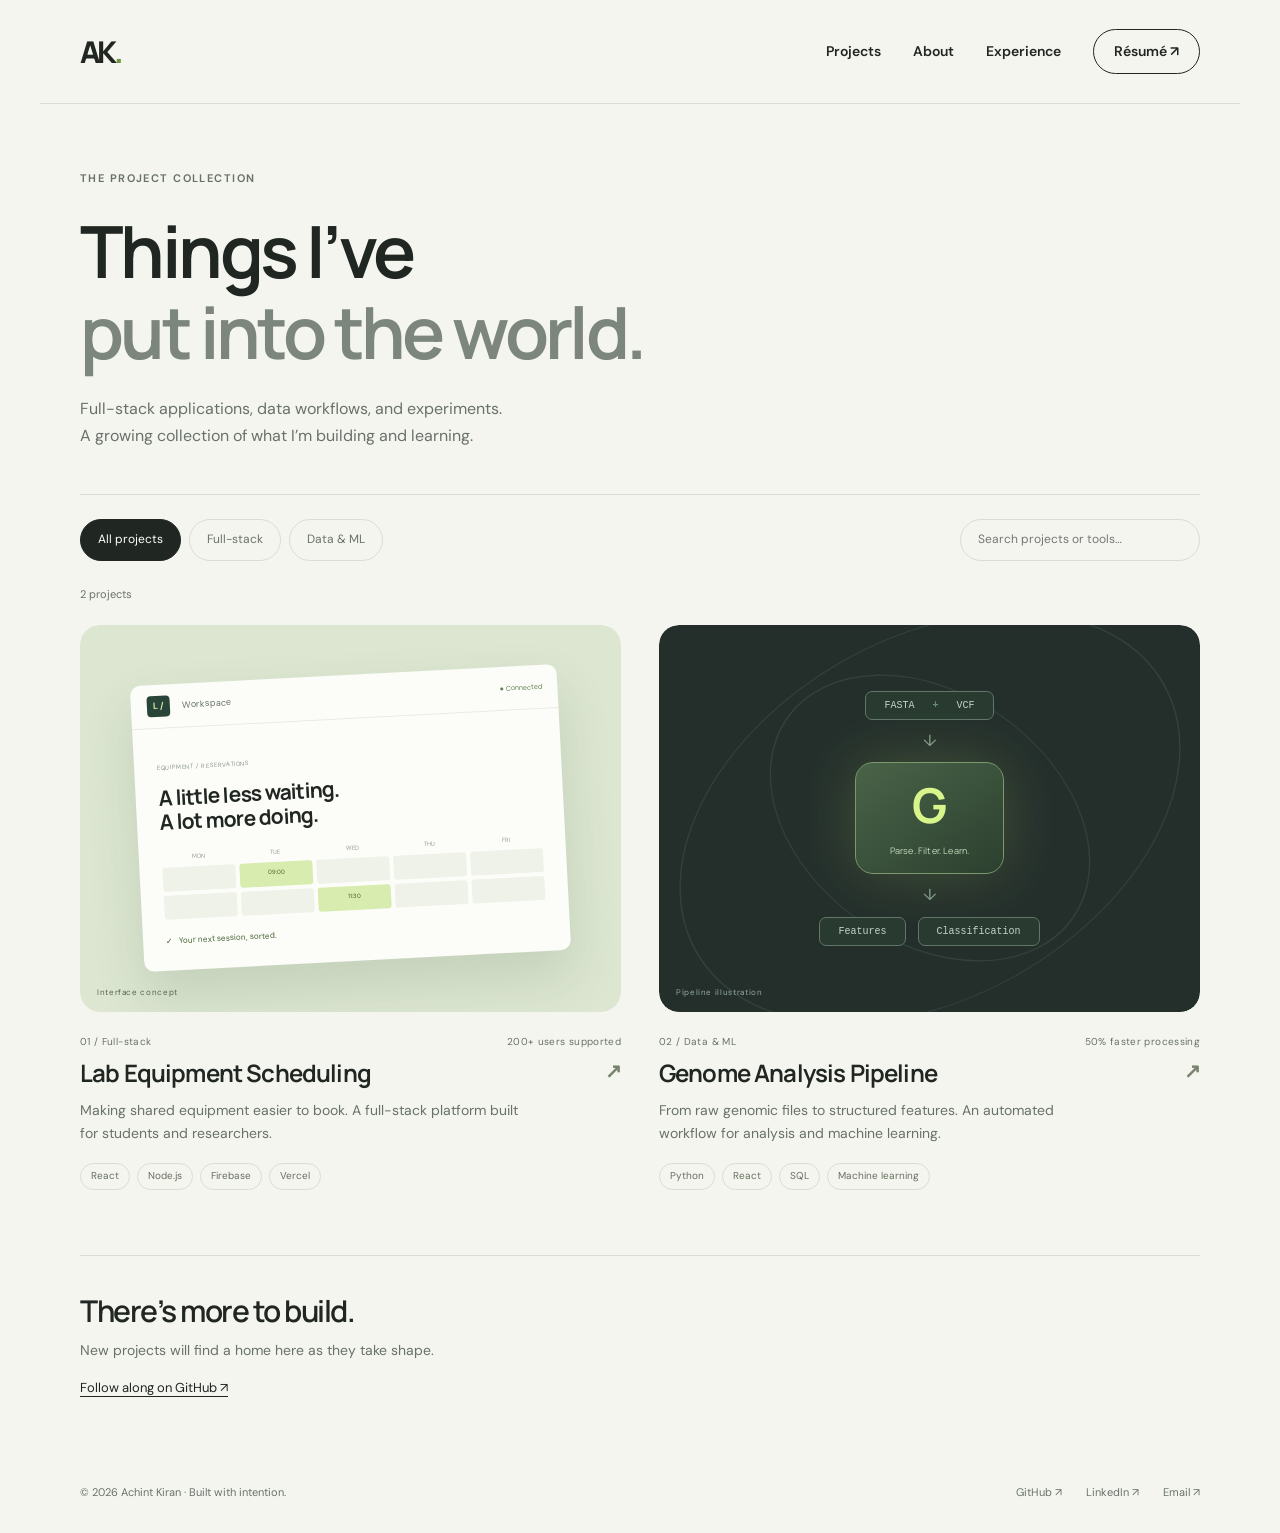
<file: projects.html>
<!doctype html>
<html lang="en">
<head>
  <meta charset="utf-8">
  <meta name="viewport" content="width=device-width,initial-scale=1">
  <meta name="description" content="Achint Kiran is a software engineer and NYU Computer Science graduate student building full-stack applications, AI integrations, and data pipelines. Explore projects, experience, and research.">
  <meta name="theme-color" content="#f5f5f0">
  <meta property="og:title" content="Achint Kiran — Software Engineer">
  <meta property="og:description" content="Full-stack applications, AI integrations, and data pipelines. Projects and experience from an NYU Computer Science graduate student.">
  <meta property="og:type" content="website">
  <meta property="og:url" content="https://achintk27.github.io/portfolio/">
  <title>Projects — Achint Kiran</title>
  <link rel="icon" href="data:image/svg+xml,%3Csvg xmlns='http://www.w3.org/2000/svg' viewBox='0 0 40 40'%3E%3Crect width='40' height='40' rx='8' fill='%23252b28'/%3E%3Ctext x='20' y='27' text-anchor='middle' font-family='Georgia' font-size='25' fill='%23f8f7f4'%3Ea%3C/text%3E%3C/svg%3E">
  <link rel="stylesheet" href="style.css?v=20261011f">
  <script src="projects.js?v=20261011f" defer></script>
</head>
<body><a class="skip-link" href="#main">Skip to content</a><header class="site-header"><a class="wordmark" href="index.html" aria-label="Achint Kiran home">AK<span>.</span></a><nav aria-label="Main navigation"><a href="projects.html">Projects</a><a href="index.html#about">About</a><a href="index.html#experience">Experience</a><a class="resume-link" href="Achint-Kiran-Resume.pdf?v=20261011b" target="_blank" rel="noopener">Résumé ↗︎</a></nav></header><main id="main"><section class="collection-intro"><p class="eyebrow">THE PROJECT COLLECTION</p><h1>Things I’ve<br><span>put into the world.</span></h1><p>Full-stack applications, data workflows, and experiments.<br>A growing collection of what I’m building and learning.</p></section><section class="collection"><div class="project-tools"><div class="filters" aria-label="Filter projects"><button class="active" data-filter="All" aria-pressed="true">All projects</button><button data-filter="Full-stack" aria-pressed="false">Full-stack</button><button data-filter="Data & ML" aria-pressed="false">Data & ML</button></div><label><span class="sr-only">Search projects</span><input type="search" id="project-search" placeholder="Search projects or tools…"></label></div><p id="project-count" class="result-count" role="status">2 projects</p><div class="project-grid"><article class="project-card" data-category="Full-stack" data-search="Lab Equipment Scheduling React Node.js Firebase Vercel"><a class="project-cover-link" href="lab-scheduling.html" aria-label="View Lab Equipment Scheduling"><div class="cover booking" aria-hidden="true"><div class="mock-window"><div class="mock-top"><span class="mini-logo">L /</span> Workspace <span class="mock-status">● Connected</span></div><div class="mock-body"><span class="micro">EQUIPMENT / RESERVATIONS</span><h4>A little less waiting.<br>A lot more doing.</h4><div class="calendar"><span>MON</span><span>TUE</span><span>WED</span><span>THU</span><span>FRI</span><i></i><i class="slot">09:00</i><i></i><i></i><i></i><i></i><i></i><i class="slot">11:30</i><i></i><i></i></div><div class="confirm">✓ &nbsp; Your next session, sorted.</div></div></div><span class="cover-note">Interface concept</span></div><span class="view-project">View project ↗︎</span></a><div class="card-meta"><span>01 / Full-stack</span><span>200+ users supported</span></div><h3><a href="lab-scheduling.html">Lab Equipment Scheduling <span>↗︎</span></a></h3><p>Making shared equipment easier to book. A full-stack platform built for students and researchers.</p><ul class="tags"><li>React</li><li>Node.js</li><li>Firebase</li><li>Vercel</li></ul></article><article class="project-card" data-category="Data & ML" data-search="Genome Analysis Pipeline Python React SQL Machine learning"><a class="project-cover-link" href="genome-pipeline.html" aria-label="View Genome Analysis Pipeline"><div class="cover pipeline" aria-hidden="true"><div class="orbit orbit-one"></div><div class="orbit orbit-two"></div><div class="pipeline-diagram"><span class="file-node">FASTA <b>+</b> VCF</span><span class="flow-line">↓</span><span class="core-node">G<span>Parse. Filter. Learn.</span></span><span class="flow-line">↓</span><div class="output-nodes"><span>Features</span><span>Classification</span></div></div><span class="cover-note">Pipeline illustration</span></div><span class="view-project">View project ↗︎</span></a><div class="card-meta"><span>02 / Data & ML</span><span>50% faster processing</span></div><h3><a href="genome-pipeline.html">Genome Analysis Pipeline <span>↗︎</span></a></h3><p>From raw genomic files to structured features. An automated workflow for analysis and machine learning.</p><ul class="tags"><li>Python</li><li>React</li><li>SQL</li><li>Machine learning</li></ul></article></div><p id="project-empty" hidden>No projects match. Try another tool or category.</p><div class="collection-end"><h2>There’s more to build.</h2><p>New projects will find a home here as they take shape.</p><a href="https://github.com/achintk27">Follow along on GitHub ↗︎</a></div></section></main><footer class="site-footer"><span>© 2026 Achint Kiran · Built with intention.</span><div><a href="https://github.com/achintk27">GitHub ↗︎</a><a href="https://www.linkedin.com/in/achint-kiran">LinkedIn ↗︎</a><a href="mailto:achintkiran2701@gmail.com">Email ↗︎</a></div></footer></body></html>
</file>
<file: style.css>
@import url('https://fonts.googleapis.com/css2?family=DM+Sans:wght@400;450;500;600;650;700&family=Manrope:wght@400;500;600;650;700;750;800&display=swap');
:root{--bg:#f5f5f0;--ink:#202622;--muted:#68716a;--line:#d9ddd5;--accent:#d7f58a;--radius:20px}*{box-sizing:border-box}html{scroll-behavior:smooth;scroll-padding-top:100px}body{margin:0;background:var(--bg);color:var(--ink);font-family:'DM Sans',sans-serif;font-size:16px;line-height:1.65;font-variant-emoji:text}a{color:inherit;text-decoration:none}button,input{font:inherit}button,a,input{ -webkit-tap-highlight-color:transparent}a:focus-visible,button:focus-visible,input:focus-visible,summary:focus-visible{outline:3px solid #55802a;outline-offset:5px}a:hover{color:#507124}h1,h2,h3,h4,p{margin:0}h1,h2,h3,h4{font-family:Manrope,sans-serif;line-height:1.12;letter-spacing:-.05em}h1{font-size:clamp(46px,6.7vw,88px);font-weight:650}h2{font-size:clamp(32px,4vw,48px);font-weight:600}h3{font-size:25px;font-weight:650}p{color:var(--muted)}strong{color:var(--ink);font-weight:600}.site-header,main,.site-footer{max-width:1200px;margin:auto;padding-left:40px;padding-right:40px}.site-header{height:104px;display:flex;align-items:center;justify-content:space-between;border-bottom:1px solid var(--line)}.wordmark{font-family:Manrope,sans-serif;font-size:30px;font-weight:800;letter-spacing:-3px}.wordmark span{color:#70963e}.site-header nav{display:flex;gap:32px;align-items:center;font-size:14px;font-weight:600}.resume-link{border:1px solid var(--ink);border-radius:40px;padding:10px 20px}.intro{padding-top:65px}.hero-top{display:flex;justify-content:space-between;align-items:center;margin-bottom:38px}.eyebrow{font-size:11px;letter-spacing:.13em;font-weight:650;color:var(--muted)}.availability{display:inline-flex;align-items:center;gap:8px;font-size:12px;color:#526144}.availability i{width:7px;height:7px;border-radius:100%;background:#63883b;box-shadow:0 0 0 4px #e7eddc}.intro h1>span,.collection-intro h1>span{color:#7c867c}.hero-bottom{display:flex;justify-content:space-between;align-items:center;gap:60px;margin-top:36px}.hero-bottom p{font-size:17px;max-width:620px;line-height:1.8}.button{display:inline-flex;align-items:center;justify-content:space-between;gap:34px;background:var(--ink);color:#fff;border-radius:40px;padding:16px 24px;white-space:nowrap;font-size:14px;font-weight:600}.button:hover{background:#384835;color:white}.button span{color:var(--accent);font-size:24px;line-height:1}.hero-strip{display:flex;justify-content:space-between;border-top:1px solid var(--line);border-bottom:1px solid var(--line);margin-top:52px;padding:17px 0;font-size:10px;letter-spacing:.12em;color:#7b837a}.section{padding:88px 0;border-bottom:1px solid var(--line)}.section-heading{display:flex;align-items:flex-end;justify-content:space-between;gap:24px;margin-bottom:34px}.section-heading .eyebrow,.about-section .eyebrow,.skills-section .eyebrow{margin-bottom:14px}.section-heading h2 span{color:#7c9954}.section-link{font-size:14px;font-weight:600;border-bottom:1px solid var(--ink);padding-bottom:5px;white-space:nowrap}.section-link span{margin-left:28px}.project-grid{display:grid;grid-template-columns:repeat(2,minmax(0,1fr));gap:38px}.project-card{min-width:0}.project-cover-link{position:relative;display:block;border-radius:var(--radius);overflow:hidden}.cover{position:relative;aspect-ratio:1.4;overflow:hidden;border-radius:var(--radius);display:flex;align-items:center;justify-content:center;isolation:isolate}.booking{background:#dce6d1}.mock-window{width:79%;background:#fcfdf9;border-radius:10px;box-shadow:0 25px 50px #45603d28;transform:rotate(-3deg);transition:transform .4s ease}.mock-top{display:flex;align-items:center;gap:12px;padding:11px 16px;border-bottom:1px solid #e8ece4;font-size:9px;color:#68716a}.mini-logo{background:#294438;color:#d4e7a7;padding:3px 6px;border-radius:4px;font-weight:700}.mock-status{margin-left:auto;font-size:7px;color:#608151}.mock-body{padding:23px}.micro{font-size:6px;letter-spacing:.1em;color:#8b9589}.mock-body h4{font-size:21px;margin:9px 0 20px;letter-spacing:-.035em}.calendar{display:grid;grid-template-columns:repeat(5,1fr);gap:4px;font-size:6px;color:#969f91;text-align:center}.calendar i{background:#eff2e9;height:24px;border-radius:3px}.calendar .slot{background:#d7ecae;color:#48602e;font-style:normal;padding-top:6px}.confirm{font-size:8px;color:#476334;margin-top:15px}.cover-note{position:absolute;bottom:12px;left:17px;font-size:8px;letter-spacing:.08em;color:#55634f}.pipeline{background:#242f2c}.pipeline .cover-note{color:#94aaa0}.orbit{position:absolute;border:1px solid #53665a55;border-radius:50%;width:360px;height:360px;transform:rotate(-30deg) scaleX(1.5);z-index:-1}.orbit-two{width:250px;height:250px;transform:rotate(35deg) scaleX(1.4)}.pipeline-diagram{display:flex;align-items:center;flex-direction:column;gap:8px}.file-node,.output-nodes span{font:10px monospace;color:#c3d4c9;border:1px solid #617667;border-radius:7px;background:#293b31;padding:8px 18px}.file-node b{margin:0 12px;color:#6e8978}.flow-line{color:#839c86}.core-node{font-family:Manrope,sans-serif;font-size:48px;font-weight:700;text-align:center;color:#d7f58a;background:linear-gradient(145deg,#496348,#2c402f);border:1px solid #7c986c;border-radius:18px;padding:2px 34px 14px;box-shadow:0 0 60px #c2ee6930}.core-node span{display:block;font-size:9px;color:#c8dabb;font-weight:400;letter-spacing:.02em}.output-nodes{display:flex;gap:12px}.view-project{position:absolute;bottom:18px;right:18px;background:white;border-radius:40px;padding:10px 17px;font-size:12px;opacity:0;transform:translateY(8px);transition:.25s}.project-cover-link:hover .view-project,.project-cover-link:focus-visible .view-project{opacity:1;transform:none}.project-cover-link:hover .mock-window{transform:rotate(0deg) scale(1.03)}.card-meta{display:flex;justify-content:space-between;gap:8px;font-size:10px;letter-spacing:.035em;color:var(--muted);margin-top:22px}.project-card h3{margin:10px 0 12px;font-size:24px;letter-spacing:-.035em}.project-card h3 a{display:flex;justify-content:space-between}.project-card h3 span{font-size:20px;color:#77836c}.project-card p{font-size:14px;max-width:440px}.tags{list-style:none;display:flex;flex-wrap:wrap;gap:7px;margin:18px 0 0;padding:0}.tags li{font-size:10px;border:1px solid var(--line);border-radius:20px;padding:4px 10px;color:#65705e}.about-section,.skills-section{display:grid;grid-template-columns:1fr 1.2fr;gap:70px}.about-copy p+p{margin-top:20px}.education-grid{display:grid;grid-template-columns:1fr 1fr;gap:24px}.education-entry{border:1px solid var(--line);border-radius:16px;padding:28px}.education-top{display:flex;justify-content:space-between;align-items:center;margin-bottom:24px}.school-mark{font-size:12px;font-weight:700;border:1px solid var(--line);border-radius:8px;padding:8px 10px}.nyu{color:#64319a}.pes{color:#315d80}.date,.location{font-size:12px;color:var(--muted)}.education-entry h3{font-size:23px;margin-bottom:12px}.degree{color:var(--ink)}.degree-minor{font-size:15px;color:var(--ink)}.coursework{font-size:12px;border-top:1px solid var(--line);margin-top:24px;padding-top:18px}.coursework span{display:block;font-size:10px;letter-spacing:.1em;text-transform:uppercase;margin-bottom:6px}.experience-entry{display:grid;grid-template-columns:1fr 2.3fr;gap:30px;padding:32px 0;border-top:1px solid var(--line)}.experience-date{display:flex;flex-direction:column;font-size:11px;color:var(--muted);gap:5px}.experience-content h3{font-size:24px;letter-spacing:-.025em}.role-tag{font-family:'DM Sans',sans-serif;font-size:10px;letter-spacing:0;padding:4px 8px;border-radius:20px;background:#e5eadf;vertical-align:middle;margin-left:8px}.role{font-size:14px;margin-top:9px}.experience-content ul{padding-left:19px;color:var(--muted);font-size:14px}.experience-content li+li{margin-top:8px}.stack{font-size:11px}.skills-list{margin:0}.skills-list>div{display:grid;grid-template-columns:135px 1fr;border-bottom:1px solid var(--line);padding:14px 0;font-size:13px;gap:12px}.skills-list dt{font-weight:600}.skills-list dd{margin:0;color:var(--muted)}.contact-section{background:var(--accent);border-radius:20px;border:0;padding:42px;margin:65px 0}.contact-section .eyebrow{margin-bottom:15px}.contact-section p{margin-top:16px;color:#4c5c37;font-size:14px}.contact-email{display:inline-block;margin-top:24px;font-size:clamp(14px,2vw,24px);border-bottom:1px solid}.site-footer{display:flex;justify-content:space-between;gap:20px;padding-top:22px;padding-bottom:32px;font-size:11px;color:var(--muted)}.site-footer>div{display:flex;gap:24px}.collection-intro{padding:65px 0 45px}.collection-intro h1{font-size:clamp(44px,6vw,72px);margin:24px 0}.collection{padding-bottom:60px}.project-tools{display:flex;justify-content:space-between;gap:20px;padding:24px 0;border-top:1px solid var(--line)}.filters{display:flex;gap:8px;flex-wrap:wrap}.filters button{background:transparent;border:1px solid var(--line);border-radius:30px;padding:9px 17px;font-size:12px;color:var(--muted);cursor:pointer}.filters button.active{background:var(--ink);color:white;border-color:var(--ink)}input{background:transparent;border:1px solid var(--line);border-radius:30px;padding:10px 17px;font-size:12px;width:240px}.result-count{font-size:11px;margin-bottom:22px}.collection-end{margin-top:65px;border-top:1px solid var(--line);padding-top:38px}.collection-end h2{font-size:30px}.collection-end p{margin:12px 0;font-size:14px}.collection-end a{font-size:13px;border-bottom:1px solid}.detail{padding-top:40px;padding-bottom:75px}.back-link{font-size:12px;color:var(--muted)}.detail-heading{max-width:850px;padding:45px 0}.detail-heading h1{font-size:clamp(42px,6vw,72px);margin:18px 0}.detail-heading p:not(.eyebrow){max-width:610px}.detail-heading .button{margin-top:25px}.detail>.cover{aspect-ratio:2.3}.detail .mock-window{width:47%}.detail .mock-body{padding:30px}.detail-layout{display:grid;grid-template-columns:1fr 2fr;gap:70px;margin:65px 0}.detail-metric{margin-top:40px}.detail-metric strong{display:block;font-size:50px;letter-spacing:-.05em}.detail-metric span{font-size:13px;color:var(--muted)}.detail-copy section+section{margin-top:45px}.detail-copy h2{font-size:32px;margin:12px 0 20px}.detail-copy p{font-size:15px}.sr-only,.skip-link:not(:focus){position:absolute;width:1px;height:1px;overflow:hidden;clip:rect(0,0,0,0)}.skip-link:focus{position:fixed;top:10px;left:10px;background:white;padding:12px;z-index:10}[hidden]{display:none!important}@media(hover:none){.view-project{opacity:1;transform:none}}@media(min-width:1450px){.intro{padding-top:85px}}@media(max-width:760px){.site-header,main,.site-footer{padding-left:22px;padding-right:22px}.site-header{height:80px}.site-header nav{gap:18px;font-size:12px}.site-header nav a:nth-child(2),.site-header nav a:nth-child(3){display:none}.resume-link{padding:8px 14px}.hero-top{display:block;margin-bottom:28px}.hero-top .availability{margin-top:16px;font-size:11px}.intro{padding-top:36px}.intro h1{font-size:clamp(40px,8.6vw,64px)}.hero-bottom{display:block;margin-top:24px}.hero-bottom p{font-size:15px}.hero-bottom .button{margin-top:24px}.hero-strip{gap:15px;font-size:8px;margin-top:36px}.hero-strip span:last-child{display:none}.section{padding:52px 0}.section-heading{align-items:center}.section-heading h2{font-size:32px}.section-link{font-size:12px}.section-link span{margin-left:5px}.project-grid,.education-grid{grid-template-columns:1fr;gap:38px}.project-card h3{font-size:24px}.cover{aspect-ratio:1.4}.about-section,.skills-section{grid-template-columns:1fr;gap:24px}.about-section h2 br{display:none}.experience-entry{grid-template-columns:1fr;gap:16px;padding:25px 0}.experience-date{flex-direction:row;justify-content:space-between}.experience-content h3{font-size:22px}.contact-section{padding:25px;margin:40px 0}.contact-section h2{font-size:32px}.site-footer{display:block;font-size:10px}.site-footer>div{margin-top:14px}.project-tools{flex-direction:column}.project-tools input{width:100%}.collection-intro{padding-top:38px}.collection-intro p{font-size:14px}.detail-layout{grid-template-columns:1fr;gap:35px;margin:35px 0}.detail-layout aside{display:flex;flex-wrap:wrap;align-items:center;gap:12px}.detail-layout aside>.eyebrow{width:100%}.detail-metric{margin-top:10px;width:100%}.detail-metric strong{font-size:35px;display:inline;margin-right:10px}.detail>.cover{aspect-ratio:1.3}.detail .mock-window{width:80%}.detail .mock-body{padding:20px}.detail-heading{padding:30px 0}.skills-list>div{grid-template-columns:115px 1fr}}@media(prefers-reduced-motion:reduce){html{scroll-behavior:auto}*,*::before,*::after{transition:none!important;animation:none!important}}
/* Small profile polish: social links, internship wordmarks, university pennants. */
.hero-socials{display:flex;gap:12px;margin-top:24px}.hero-socials a{display:inline-flex;gap:8px;align-items:center;font-size:13px;font-weight:600;border:1px solid var(--line);border-radius:30px;padding:8px 15px;background:#ffffff65}.hero-socials a:hover{border-color:#7e926a;background:#eaf0e2}.social-icon{font-size:16px;line-height:1}.linkedin-icon{font-family:Arial,sans-serif;font-size:11px;font-weight:700;background:#526348;color:white;border-radius:3px;padding:3px}.experience-brands{padding:27px 0 0}.experience-brands>.eyebrow{text-align:center;font-size:9px}.brand-marquee{--cell:min(220px,calc((100vw - 64px)/3));width:calc(var(--cell)*3);max-width:100%;margin:22px auto 0;overflow:hidden;-webkit-mask-image:linear-gradient(90deg,transparent,#000 8%,#000 92%,transparent);mask-image:linear-gradient(90deg,transparent,#000 8%,#000 92%,transparent)}.brand-track{display:flex;width:max-content;animation:brand-scroll 30s linear infinite}.brand-marquee:hover .brand-track{animation-play-state:paused}.brand-group{display:flex;align-items:center}@keyframes brand-scroll{to{transform:translateX(-50%)}}.brand-logo{display:flex;align-items:center;justify-content:center;flex:none;width:var(--cell)}.brand-logo img{height:92px;width:auto;max-width:calc(var(--cell) - 28px);object-fit:contain;display:block;transition:transform .25s}.brand-logo:hover img,.brand-logo:focus-visible img{transform:translateY(-2px)}.brand-aganitha img{height:50px}.brand-ey img{height:70px}.school-pennant{width:108px;height:49px;display:inline-flex;align-items:center;padding:10px 22px 10px 10px;clip-path:polygon(0 0,100% 0,87% 50%,100% 100%,0 100%);border-left:3px solid currentColor}.school-pennant.nyu{background:#eee5f4}.school-pennant.nyu img{width:73px;mix-blend-mode:multiply}.school-pennant.pes{background:#34576e;color:#1e3d53}.school-pennant.pes img{width:71px;height:auto}@media(max-width:760px){.brand-track{animation-duration:18s}.brand-logo img{height:64px}.brand-aganitha img{height:34px}.brand-ey img{height:50px}.experience-brands{padding-top:22px}.hero-socials{margin-top:18px}}
@media(prefers-reduced-motion:reduce){.brand-marquee{-webkit-mask-image:none;mask-image:none}.brand-track{animation:none;width:auto;justify-content:center}.brand-group{padding-right:0;justify-content:center;flex-wrap:wrap}.brand-group[aria-hidden=true],.brand-dup{display:none}}
</file>
